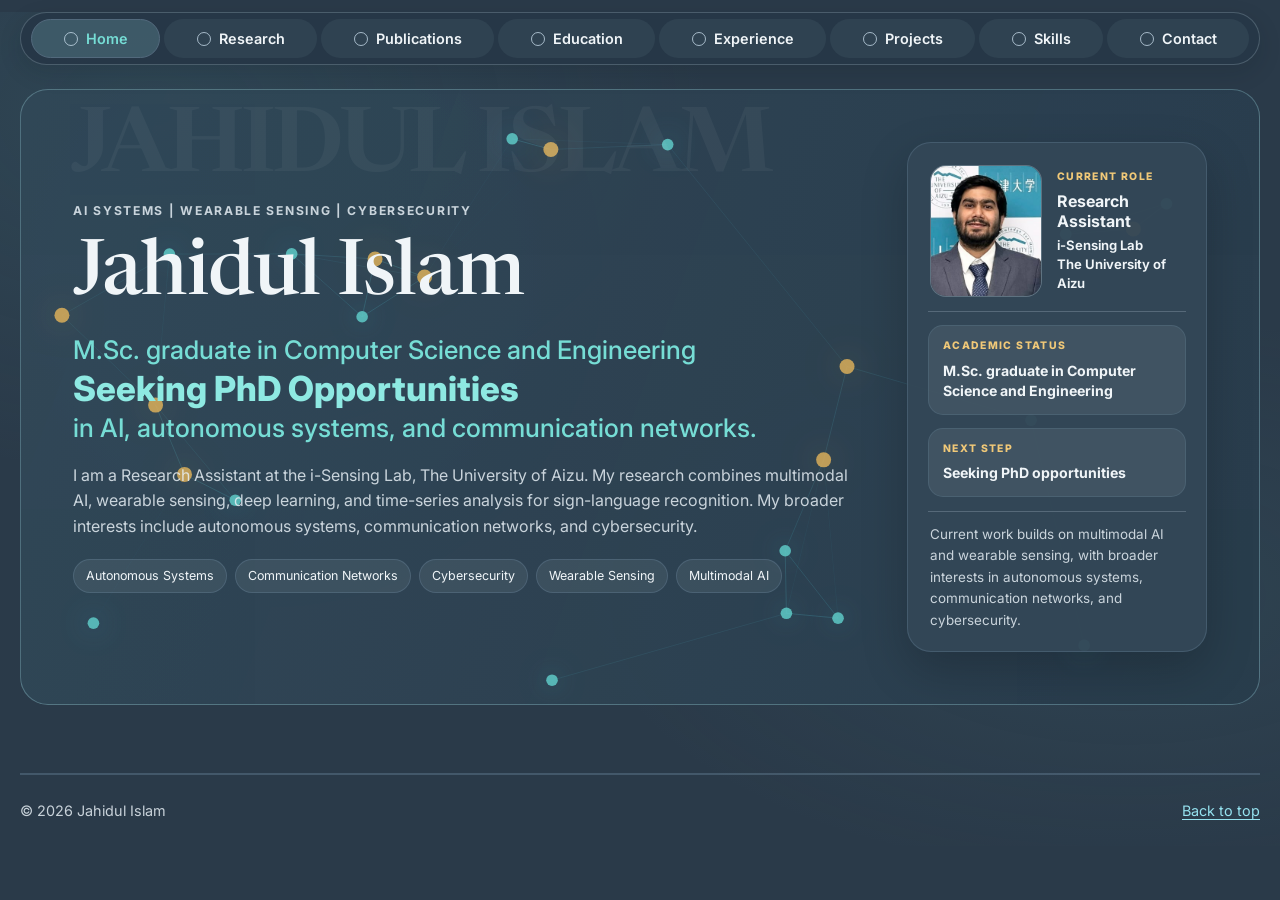
<file: index.html>
<!doctype html>
<html lang="en">
  <head>
    <meta charset="utf-8" />
    <meta name="viewport" content="width=device-width, initial-scale=1" />
    <meta
      name="description"
      content="Jahidul Islam - M.Sc. graduate, Research Assistant at the i-Sensing Lab, The University of Aizu, and researcher in multimodal AI, wearable sensing, and cybersecurity, seeking PhD opportunities."
    />
    <title>Jahidul Islam | Personal Research Website</title>
    <link rel="preconnect" href="https://fonts.googleapis.com" />
    <link rel="preconnect" href="https://fonts.gstatic.com" crossorigin />
    <link
      rel="stylesheet"
      href="https://fonts.googleapis.com/css2?family=Inter:wght@400;500;600;700&family=Newsreader:opsz,wght@6..72,400;6..72,500;6..72,600&display=swap"
    />
    <link rel="stylesheet" href="styles.css?v=hysteresis-photos-1" />
  </head>
  <body>
    <div class="shell">
      <aside class="tabs" aria-label="Website sections">
        <a class="tab" href="#home" aria-current="page"><b>00</b><span>Home</span></a>
        <button class="tab" type="button" role="tab" id="tab-research" aria-controls="research" aria-selected="false">
          <b>01</b><span>Research</span>
        </button>
        <button class="tab" type="button" role="tab" id="tab-publications" aria-controls="publications" aria-selected="false">
          <b>02</b><span>Publications</span>
        </button>
        <button class="tab" type="button" role="tab" id="tab-education" aria-controls="education" aria-selected="false">
          <b>03</b><span>Education</span>
        </button>
        <button class="tab" type="button" role="tab" id="tab-experience" aria-controls="experience" aria-selected="false">
          <b>04</b><span>Experience</span>
        </button>
        <button class="tab" type="button" role="tab" id="tab-projects" aria-controls="projects" aria-selected="false">
          <b>05</b><span>Projects</span>
        </button>
        <button class="tab" type="button" role="tab" id="tab-skills" aria-controls="skills" aria-selected="false">
          <b>06</b><span>Skills</span>
        </button>
        <button class="tab" type="button" role="tab" id="tab-contact" aria-controls="contact" aria-selected="false">
          <b>07</b><span>Contact</span>
        </button>
      </aside>

      <section class="hero" id="home" aria-labelledby="hero-title">
        <canvas class="network-background" data-network-background aria-hidden="true"></canvas>
        <div class="hero-copy">
          <p class="kicker">AI Systems | Wearable Sensing | Cybersecurity</p>
          <h1 id="hero-title">Jahidul Islam</h1>
          <p class="role">
            M.Sc. graduate in Computer Science and Engineering <br /><strong class="phd-highlight">Seeking PhD Opportunities</strong><br /> in AI, autonomous systems, and communication networks.
          </p>
          <p class="summary">
            I am a Research Assistant at the i-Sensing Lab, The University of Aizu. My research combines multimodal AI, wearable sensing, deep learning, and time-series analysis for sign-language recognition. My broader interests include autonomous systems, communication networks, and cybersecurity.
          </p>

          <div class="research-tags" aria-label="Research focus areas">
            <span class="research-tag">Autonomous Systems</span>
            <span class="research-tag">Communication Networks</span>
            <span class="research-tag">Cybersecurity</span>
            <span class="research-tag">Wearable Sensing</span>
            <span class="research-tag">Multimodal AI</span>
          </div>

        </div>

        <aside class="profile-snapshot" aria-label="Profile snapshot">
          <div class="profile-snapshot-top">
            <figure class="snapshot-photo">
              <img src="assets/profile-photo.jpg" alt="Portrait of Jahidul Islam" />
            </figure>
            <div>
              <span class="snapshot-label">Current role</span>
              <strong>Research Assistant</strong>
              <p><a href="https://isensing.u-aizu.ac.jp/" target="_blank" rel="noreferrer">i-Sensing Lab</a><br /><a href="https://u-aizu.ac.jp/" target="_blank" rel="noreferrer">The University of Aizu</a></p>
            </div>
          </div>

          <div class="snapshot-fact">
            <span>Academic status</span>
            <strong>M.Sc. graduate in Computer Science and Engineering</strong>
          </div>
          <div class="snapshot-fact">
            <span>Next step</span>
            <strong>Seeking PhD opportunities</strong>
          </div>

          <p class="snapshot-note">
            Current work builds on multimodal AI and wearable sensing, with broader interests in autonomous systems, communication networks, and cybersecurity.
          </p>
        </aside>
      </section>

      <div class="content-layout">

        <main>
          <section class="panel" id="research" role="tabpanel" aria-labelledby="tab-research">
            <div class="section-head">
              <h2>Research</h2>
              <p class="section-note">Research experience and interests in multimodal AI, wearable sensing, cybersecurity, and networked systems.</p>
            </div>

            <div class="entry-list">
              <article class="entry">
                <h3>Wearable-Sensing Research</h3>
                <div class="entry-body">
                  <p class="meta"><a href="https://u-aizu.ac.jp/" target="_blank" rel="noreferrer">The University of Aizu</a> | <a href="https://isensing.u-aizu.ac.jp/" target="_blank" rel="noreferrer">i-Sensing Lab</a></p>
                  <p>
                    My research experience includes multimodal wearable sensing for gesture and motion recognition, combining tactile pressure sensors, IMU signals, and motion-capture data with deep learning and time-series analysis.
                  </p>
                </div>
              </article>
              <article class="entry">
                <h3>Research Direction</h3>
                <div class="entry-body">
                  <p class="meta">Research goals</p>
                  <p>
                    My research interests include multimodal sensor fusion, efficient AI for embedded systems, and AI for healthcare. I am particularly interested in autonomous systems and communication networks, alongside cybersecurity and secure networked systems.
                  </p>
                </div>
              </article>
              <article class="entry">
                <h3>Current Research Interests</h3>
                <div class="entry-body">
                  <p class="meta">Manuscripts in progress</p>
                  <p>
                    My recent research interests include safe and reliable tool-using LLM agents, distribution-shift monitoring, and robust cross-dataset network intrusion detection.
                  </p>
                </div>
              </article>
            </div>

            <div class="tile-grid">
              <article class="tile"><strong>Deep Learning</strong><span>Model training, evaluation, time-series classification, and sensor data interpretation.</span></article>
              <article class="tile"><strong>Wearable Sensors</strong><span>Tactile pressure sensors, IMU modules, ESP32-based acquisition, and calibration workflows.</span></article>
              <article class="tile"><strong>Networking</strong><span>Computer communications, network systems evaluation, and applied troubleshooting.</span></article>
              <article class="tile"><strong>Cybersecurity</strong><span>Security tools, penetration testing foundations, IoT security, and network defense interests.</span></article>
            </div>
          </section>

          <section class="panel" id="publications" role="tabpanel" aria-labelledby="tab-publications">
            <div class="section-head">
              <h2>Publications</h2>
              <p class="section-note">4 peer-reviewed publications: 2 IEEE conference papers and 2 journal articles (2025–2026).</p>
            </div>

            <div class="entry-list">
              <article class="entry">
                <h3>OptiTrack-Supervised Tactile–Inertial Glove Framework With an Anatomy-Guided Transformer for Camera-Free Bimanual Multi-Finger Joint-Angle Estimation</h3>
                <div class="entry-body">
                  <p class="meta">Zhang, Y., Yu, Z., Islam, J., &amp; Jing, L. | IEEE Transactions on Instrumentation and Measurement 2026</p>
                  <p>A camera-free approach for estimating bimanual finger joint angles from tactile and inertial glove signals, with OptiTrack supervision and an anatomy-guided transformer.</p>
                  <p><a href="https://doi.org/10.1109/TIM.2026.3744000" target="_blank" rel="noreferrer">doi.org/10.1109/TIM.2026.3744000</a></p>
                </div>
              </article>
              <article class="entry">
                <h3>Static ASL Gesture Recognition</h3>
                <div class="entry-body">
                  <p class="meta">Islam, J., &amp; Alif, M. D. A. | IEEE QPAIN 2025</p>
                  <p>An efficient deep learning model for static ASL gesture recognition in resource-constrained environments.</p>
                  <p><a href="https://doi.org/10.1109/QPAIN66474.2025.11172129" target="_blank" rel="noreferrer">doi.org/10.1109/QPAIN66474.2025.11172129</a></p>
                </div>
              </article>
              <article class="entry">
                <h3>Peach Sugar Content Prediction</h3>
                <div class="entry-body">
                  <p class="meta">Watanabe, A., Islam, J., &amp; Jing, L. | IEEE GCCE 2025</p>
                  <p>Enhanced nondestructive prediction of peach sugar content using hyperspectral imaging and convolutional neural networks.</p>
                  <p><a href="https://doi.org/10.1109/GCCE65946.2025.11275303" target="_blank" rel="noreferrer">doi.org/10.1109/GCCE65946.2025.11275303</a></p>
                </div>
              </article>
              <article class="entry">
                <h3>Chest Compression Skill Evaluation</h3>
                <div class="entry-body">
                  <p class="meta">Watanabe, R., Islam, J., Zhu, X., Kaneko, E., Iseki, K., &amp; Jing, L. | Applied Sciences 2025</p>
                  <p>Chest compression skill evaluation system using pose estimation and web-based application.</p>
                  <p><a href="https://doi.org/10.3390/app15158252" target="_blank" rel="noreferrer">doi.org/10.3390/app15158252</a></p>
                </div>
              </article>
            </div>
          </section>

          <section class="panel" id="education" role="tabpanel" aria-labelledby="tab-education">
            <div class="section-head">
              <h2>Education</h2>
              <p class="section-note">Academic background and qualifications.</p>
            </div>

            <div class="education-list">
              <article class="education-card">
                <span class="education-logo"><img src="assets/logos/u-aizu.svg" alt="The University of Aizu logo" /></span>
                <div class="education-content">
                  <div class="education-card-head">
                    <div>
                      <h3>M.Sc. in Computer Science and Engineering</h3>
                      <p class="education-institution"><a href="https://u-aizu.ac.jp/" target="_blank" rel="noreferrer">The University of Aizu</a></p>
                    </div>
                    <span class="education-date">Oct 2024 – Sep 2026</span>
                  </div>
                  <ul class="education-details">
                    <li><strong>CGPA: 3.91/4.00</strong></li>
                    <li>Completed the M.Sc. program and worked as a Research Assistant in Professor JING Lei's i-Sensing Lab.</li>
                    <li>Research areas included wearable sensing, multimodal AI, and human motion analysis.</li>
                  </ul>
                </div>
              </article>

              <article class="education-card">
                <span class="education-logo"><img src="assets/logos/u-aizu.svg" alt="The University of Aizu logo" /></span>
                <div class="education-content">
                  <div class="education-card-head">
                    <div>
                      <h3>Research Student</h3>
                      <p class="education-institution"><a href="https://u-aizu.ac.jp/" target="_blank" rel="noreferrer">The University of Aizu</a></p>
                    </div>
                    <span class="education-date">Apr 2024 – Sep 2024</span>
                  </div>
                  <ul class="education-details">
                    <li>Conducted research activities at the Faculty of Computer Science and Engineering and developed practical knowledge in advanced computer science methodologies.</li>
                  </ul>
                </div>
              </article>

              <article class="education-card">
                <span class="education-logo"><img src="assets/logos/aiub.svg" alt="AIUB logo" /></span>
                <div class="education-content">
                  <div class="education-card-head">
                    <div>
                      <h3>B.Sc. in Computer Science and Engineering</h3>
                      <p class="education-institution"><a href="https://www.aiub.edu/" target="_blank" rel="noreferrer">American International University-Bangladesh</a></p>
                    </div>
                    <span class="education-date">May 2017 – Mar 2023</span>
                  </div>
                  <ul class="education-details">
                    <li><strong>CGPA: 3.33/4.00</strong></li>
                    <li>Undergraduate thesis: <em>Phishing Attack Detecting System</em>.</li>
                  </ul>
                </div>
              </article>


            </div>
          </section>

          <section class="panel" id="experience" role="tabpanel" aria-labelledby="tab-experience">
            <div class="section-head">
              <h2>Experience</h2>
              <p class="section-note">Research and teaching experience spanning AI, wearable sensing, cybersecurity, and networking.</p>
            </div>

            <div class="experience-list">
              <article class="experience-card">
                <span class="experience-logo"><img src="assets/logos/u-aizu.svg" alt="The University of Aizu logo" /></span>
                <div class="experience-content">
                  <div class="experience-card-head">
                    <div>
                      <h3>Research Assistant</h3>
                      <p class="experience-institution"><a href="https://isensing.u-aizu.ac.jp/" target="_blank" rel="noreferrer">i-Sensing Lab</a> · <a href="https://u-aizu.ac.jp/" target="_blank" rel="noreferrer">The University of Aizu</a></p>
                    </div>
                    <span class="experience-date">Oct 1, 2026 – Present</span>
                  </div>
                  <ul class="experience-details">
                    <li>Contributing to research on multimodal AI and wearable sensing for human motion and gesture understanding.</li>
                    <li>Working with tactile pressure sensors, IMUs, and motion-capture data.</li>
                  </ul>
                </div>
              </article>

              <article class="experience-card">
                <span class="experience-logo"><img src="assets/logos/elite-lab.png" alt="ELITE Research Lab logo" /></span>
                <div class="experience-content">
                  <div class="experience-card-head">
                    <div>
                      <h3>Senior Research Assistant</h3>
                      <p class="experience-institution"><a href="https://elitelab.ai/" target="_blank" rel="noreferrer">ELITE Research Lab LLC</a></p>
                    </div>
                    <span class="experience-date">Nov 12, 2026 – Present</span>
                  </div>
                  <ul class="experience-details">
                    <li>Promoted from Research Assistant to Senior Research Assistant, effective November 12, 2026.</li>
                    <li>Direct supervisor: Md Kishor Morol.</li>
                  </ul>
                </div>
              </article>

              <article class="experience-card">
                <span class="experience-logo"><img src="assets/logos/elite-lab.png" alt="ELITE Research Lab logo" /></span>
                <div class="experience-content">
                  <div class="experience-card-head">
                    <div>
                      <h3>Research Assistant</h3>
                      <p class="experience-institution"><a href="https://elitelab.ai/" target="_blank" rel="noreferrer">ELITE Research Lab LLC</a></p>
                    </div>
                    <span class="experience-date">Oct 29, 2026 – Nov 11, 2026</span>
                  </div>
                  <ul class="experience-details">
                    <li>Joined ELITE Research Lab as a Research Assistant following the Research Intern role; the six-month engagement began October 29, 2026.</li>
                    <li>Direct supervisor: Md Kishor Morol.</li>
                  </ul>
                </div>
              </article>

              <article class="experience-card">
                <span class="experience-logo"><img src="assets/logos/elite-lab.png" alt="ELITE Research Lab logo" /></span>
                <div class="experience-content">
                  <div class="experience-card-head">
                    <div>
                      <h3>Research Intern</h3>
                      <p class="experience-institution"><a href="https://elitelab.ai/" target="_blank" rel="noreferrer">ELITE Research Lab LLC</a></p>
                    </div>
                    <span class="experience-date">Jan 1, 2025 – Oct 28, 2026</span>
                  </div>
                  <ul class="experience-details">
                    <li>Contributed to explainable and interpretable AI research, as well as networking and cybersecurity research.</li>
                    <li>Prepared cybersecurity-focused research papers and supported publication workflows.</li>
                  </ul>
                </div>
              </article>

              <article class="experience-card">
                <span class="experience-logo"><img src="assets/logos/u-aizu.svg" alt="The University of Aizu logo" /></span>
                <div class="experience-content">
                  <div class="experience-card-head">
                    <div>
                      <h3>Teaching Assistant</h3>
                      <p class="experience-institution"><a href="https://u-aizu.ac.jp/" target="_blank" rel="noreferrer">The University of Aizu</a></p>
                    </div>
                    <span class="experience-date">Oct 1, 2024 – Sep 15, 2026</span>
                  </div>
                  <ul class="experience-details">
                    <li><strong>C Course:</strong> Assisted students with C programming lab work, coding exercises, and assignments.</li>
                    <li><strong>Introduction to Computer Networks:</strong> Assisted with network setup demonstrations and assignments.</li>
                    <li><strong>Operating Systems:</strong> Guided students through process management, memory handling, and practical tasks.</li>
                    <li><strong>Data Structures and Algorithms:</strong> Helped with coding exercises, basic algorithms, and problem-solving.</li>
                    <li><strong>Artificial Intelligence:</strong> Assisted with coding exercises, quizzes, report evaluation, and grading.</li>
                  </ul>
                </div>
              </article>

              <article class="experience-card">
                <span class="experience-logo"><img src="assets/logos/aiub.svg" alt="AIUB logo" /></span>
                <div class="experience-content">
                  <div class="experience-card-head">
                    <div>
                      <h3>Teaching Assistant Intern</h3>
                      <p class="experience-institution"><a href="https://www.aiub.edu/" target="_blank" rel="noreferrer">American International University-Bangladesh</a></p>
                    </div>
                    <span class="experience-date">Jan 1, 2022 – Apr 30, 2022</span>
                  </div>
                  <ul class="experience-details">
                    <li>Assisted Object-Oriented Programming labs using Java.</li>
                    <li>Resolved software and database issues and reported opportunities to improve lab equipment.</li>
                  </ul>
                </div>
              </article>
            </div>
          </section>

          <section class="panel" id="projects" role="tabpanel" aria-labelledby="tab-projects">
            <div class="section-head">
              <h2>Projects</h2>
              <p class="section-note">Selected projects across research prototypes, cybersecurity, and software systems.</p>
            </div>

            <div class="project-grid">
              <article class="project-card featured">
                <div>
                  <span class="project-number">01</span>
                  <h3>Hysteresis Analysis of Piezoresistive Pressure Sensors</h3>
                  <p>Completed master's thesis project evaluating whether hysteresis-derived sensor features improve deep-learning performance for dynamic sign-language recognition.</p>
                  <div class="design-figures hysteresis-photos">
                    <figure>
                      <img src="assets/projects/hysteresis-test-setup.jpg" alt="IMADA force gauge testing the embroidered pressure sensor glove" loading="lazy" />
                      <figcaption>Pressure Sensor Load Testing</figcaption>
                    </figure>
                    <figure>
                      <img src="assets/projects/hysteresis-sensor-glove.jpg" alt="Embroidered pressure sensor glove with its data acquisition board" loading="lazy" />
                      <figcaption>Sensor Glove and Data Acquisition Board</figcaption>
                    </figure>
                  </div>
                </div>
                <ul class="tag-list">
                  <li>Deep Learning</li>
                  <li>Pressure Sensors</li>
                  <li>Time-Series</li>
                  <li>Sign Language</li>
                </ul>
              </article>
              <article class="project-card">
                <span class="project-number">02</span>
                <h3>Globeride Data Glove</h3>
                <p>Designed a data glove, tested it using IMADA, calibrated sensors, and prepared real-time raw sensor data collection workflows.</p>
                <div class="design-figures single">
                  <figure>
                    <img src="assets/designs/globeride-glove.svg?v=navy" alt="Globeride data glove embroidery design with sensor routing" loading="lazy" />
                    <figcaption>Data Glove Design</figcaption>
                  </figure>
                </div>
                <p class="design-note">Self-designed glove layout (PE-DESIGN) for the Globeride data glove.</p>
                <ul class="tag-list"><li>ESP32</li><li>IMU</li><li>Sensor Calibration</li><li>PE-DESIGN</li></ul>
              </article>
              <article class="project-card">
                <span class="project-number">03</span>
                <h3>Phishing Attack Detecting System</h3>
                <p>Undergraduate thesis prototype focused on phishing attack detection for safer browsing and future secure-system development.</p>
                <p><a href="Thesis_Phishing_Attack_Detecting_System.pdf" target="_blank" rel="noreferrer">Project Thesis (PDF) &#8599;</a></p>
                <ul class="tag-list"><li>Cybersecurity</li><li>Threat Detection</li><li>Secure Browsing</li></ul>
              </article>
              <article class="project-card">
                <span class="project-number">04</span>
                <h3>Management Systems</h3>
                <p>Built Superstore, Study Assist, Bookshop, and Restaurant Management projects using database, OOP, and reporting concepts.</p>
                <ul class="tag-list"><li>Java</li><li>C#</li><li>SQL</li></ul>
              </article>
              <article class="project-card">
                <span class="project-number">05</span>
                <h3>Wearable Sign Language Recognition</h3>
                <p>Data-glove system for dynamic sign language recognition using pressure sensors, IMU signals, and deep learning. Full implementation and source code available on GitHub.</p>
                <div class="design-figures">
                  <figure>
                    <img src="assets/designs/glove-left.svg?v=navy" alt="Left glove embroidery design with conductive-thread sensor traces" loading="lazy" />
                    <figcaption>Left Glove Design</figcaption>
                  </figure>
                  <figure>
                    <img src="assets/designs/glove-right.svg?v=navy" alt="Right glove embroidery design with conductive-thread sensor traces" loading="lazy" />
                    <figcaption>Right Glove Design</figcaption>
                  </figure>
                </div>
                <p class="design-note">Self-designed glove embroidery layouts (PE-DESIGN) showing conductive-thread sensor routing.</p>
                <p><a href="https://github.com/jahidaiub06/Wearable-Sign-Language-Recognition" target="_blank" rel="noreferrer">View project on GitHub &#8599;</a></p>
                <ul class="tag-list"><li>Deep Learning</li><li>Wearable</li><li>Sign Language</li><li>PE-DESIGN</li></ul>
              </article>
            </div>
          </section>

          <section class="panel skills-panel" id="skills" role="tabpanel" aria-labelledby="tab-skills">
            <div class="skills-heading">
              <p class="skills-eyebrow">Skills</p>
              <h2>Technical Stack and Research Capabilities</h2>
            </div>

            <div class="skill-grid">
              <article class="skill-card">
                <h3>AI and Machine Learning</h3>
                <ul class="skill-tags">
                  <li>Machine Learning</li><li>Deep Learning</li><li>Time-Series Analysis and Classification</li><li>CNNs, LSTMs, and Transformer Models</li><li>TensorFlow</li><li>PyTorch</li><li>Model Training and Evaluation</li>
                </ul>
              </article>
              <article class="skill-card">
                <h3>Wearable Sensing and Embedded Systems</h3>
                <ul class="skill-tags">
                  <li>Tactile and Pressure Sensors</li><li>Inertial Measurement Units (IMUs)</li><li>Flex Sensors</li><li>Sensor Data Acquisition</li><li>Embedded Sensing</li><li>ESP32</li><li>Sensor Readout Circuits</li>
                </ul>
              </article>
              <article class="skill-card">
                <h3>Motion Tracking and Computer Vision</h3>
                <ul class="skill-tags">
                  <li>Optical Motion Capture (OptiTrack Motive)</li><li>Pose Estimation</li><li>Image Recognition</li>
                </ul>
              </article>
              <article class="skill-card">
                <h3>Programming Languages and Web Technologies</h3>
                <ul class="skill-tags">
                  <li>Python</li><li>C++</li><li>Java</li><li>C#</li><li>JavaScript</li><li>HTML and CSS</li><li>PHP</li>
                </ul>
              </article>
              <article class="skill-card">
                <h3>Database Technologies</h3>
                <ul class="skill-tags">
                  <li>SQL</li><li>MySQL</li><li>Oracle Database</li>
                </ul>
              </article>
              <article class="skill-card">
                <h3>Cybersecurity and Networking</h3>
                <ul class="skill-tags">
                  <li>Network Troubleshooting</li><li>Firewall Configuration</li><li>Penetration Testing</li><li>Kali Linux</li><li>Wireshark</li>
                </ul>
              </article>
              <article class="skill-card">
                <h3>Prototyping and Fabrication</h3>
                <ul class="skill-tags">
                  <li>3D Printing</li><li>Bambu Studio (Slicing and Print Preparation)</li><li>Tactile Sensor Layout and Pattern Design (PE-DESIGN 11)</li><li>Conductive-Thread Sensor Fabrication (Brother Embroidery Machine)</li>
                </ul>
              </article>
            </div>
          </section>

          <section class="panel" id="contact" role="tabpanel" aria-labelledby="tab-contact">
            <div class="section-head">
              <h2>Contact</h2>
              <p class="section-note">Available for research collaboration and technical opportunities.</p>
            </div>

            <div class="contact-columns">
              <div class="contact-main">
                <ul class="contact-grid contact-list" aria-label="Contact links">
              <li><a href="mailto:zahid060347@gmail.com" class="contact-card">
                <span class="contact-icon"><img src="assets/icons/email.svg" alt="" /></span>
                <span class="contact-copy"><span class="contact-label">Primary Email</span><span class="contact-value">zahid060347@gmail.com</span></span>
              </a></li>
              
              <li><a href="project-portfolio/index.html?v=portfolio-final-1" class="contact-card">
                <span class="contact-icon"><svg aria-hidden="true" viewBox="0 0 24 24"><rect x="3" y="7" width="18" height="14" rx="2"/><path d="M8 7V5a2 2 0 0 1 2-2h4a2 2 0 0 1 2 2v2M3 12h18M10 12v2h4v-2"/></svg></span>
                <span class="contact-copy"><span class="contact-label">Portfolio</span><span class="contact-value">Project Portfolio</span></span>
              </a></li>
              <li><a href="https://www.linkedin.com/in/jahidul-islam-1a8349159" target="_blank" rel="noreferrer" class="contact-card">
                <span class="contact-icon"><img src="assets/icons/linkedin.svg" alt="" /></span>
                <span class="contact-copy"><span class="contact-label">LinkedIn</span><span class="contact-value">LinkedIn Profile</span></span>
              </a></li>
              <li><a href="https://github.com/jahidaiub06" target="_blank" rel="noreferrer" class="contact-card">
                <span class="contact-icon"><img src="assets/icons/github.svg" alt="" /></span>
                <span class="contact-copy"><span class="contact-label">GitHub</span><span class="contact-value">GitHub Profile</span></span>
              </a></li>
              <li><a href="https://scholar.google.com/citations?user=vLUhU8wAAAAJ&amp;hl=en&amp;authuser=2" target="_blank" rel="noreferrer" class="contact-card">
                <span class="contact-icon"><img src="assets/icons/google-scholar.svg" alt="" /></span>
                <span class="contact-copy"><span class="contact-label">Google Scholar</span><span class="contact-value">Google Scholar Profile</span></span>
              </a></li>
              <li><a href="https://www.researchgate.net/profile/Jahidul-Islam-104?ev=hdr_xprf" target="_blank" rel="noreferrer" class="contact-card">
                <span class="contact-icon"><img src="assets/icons/researchgate.svg" alt="" /></span>
                <span class="contact-copy"><span class="contact-label">ResearchGate</span><span class="contact-value">ResearchGate Profile</span></span>
              </a></li>
              <li><a href="https://orcid.org/0009-0007-8498-9547" target="_blank" rel="noreferrer" class="contact-card">
                <span class="contact-icon"><img src="assets/icons/orcid.svg" alt="" /></span>
                <span class="contact-copy"><span class="contact-label">ORCID</span><span class="contact-value">0009-0007-8498-9547</span></span>
              </a></li>
            </ul>
              </div>
              
            </div>
          </section>
        </main>
      </div>

      <footer class="site-footer">
        <p>&copy; <span data-year></span> Jahidul Islam</p>
        <a href="#home">Back to top</a>
      </footer>
    </div>

    <script src="script.js?v=connected-network-1"></script>
  </body>
</html>
</file>
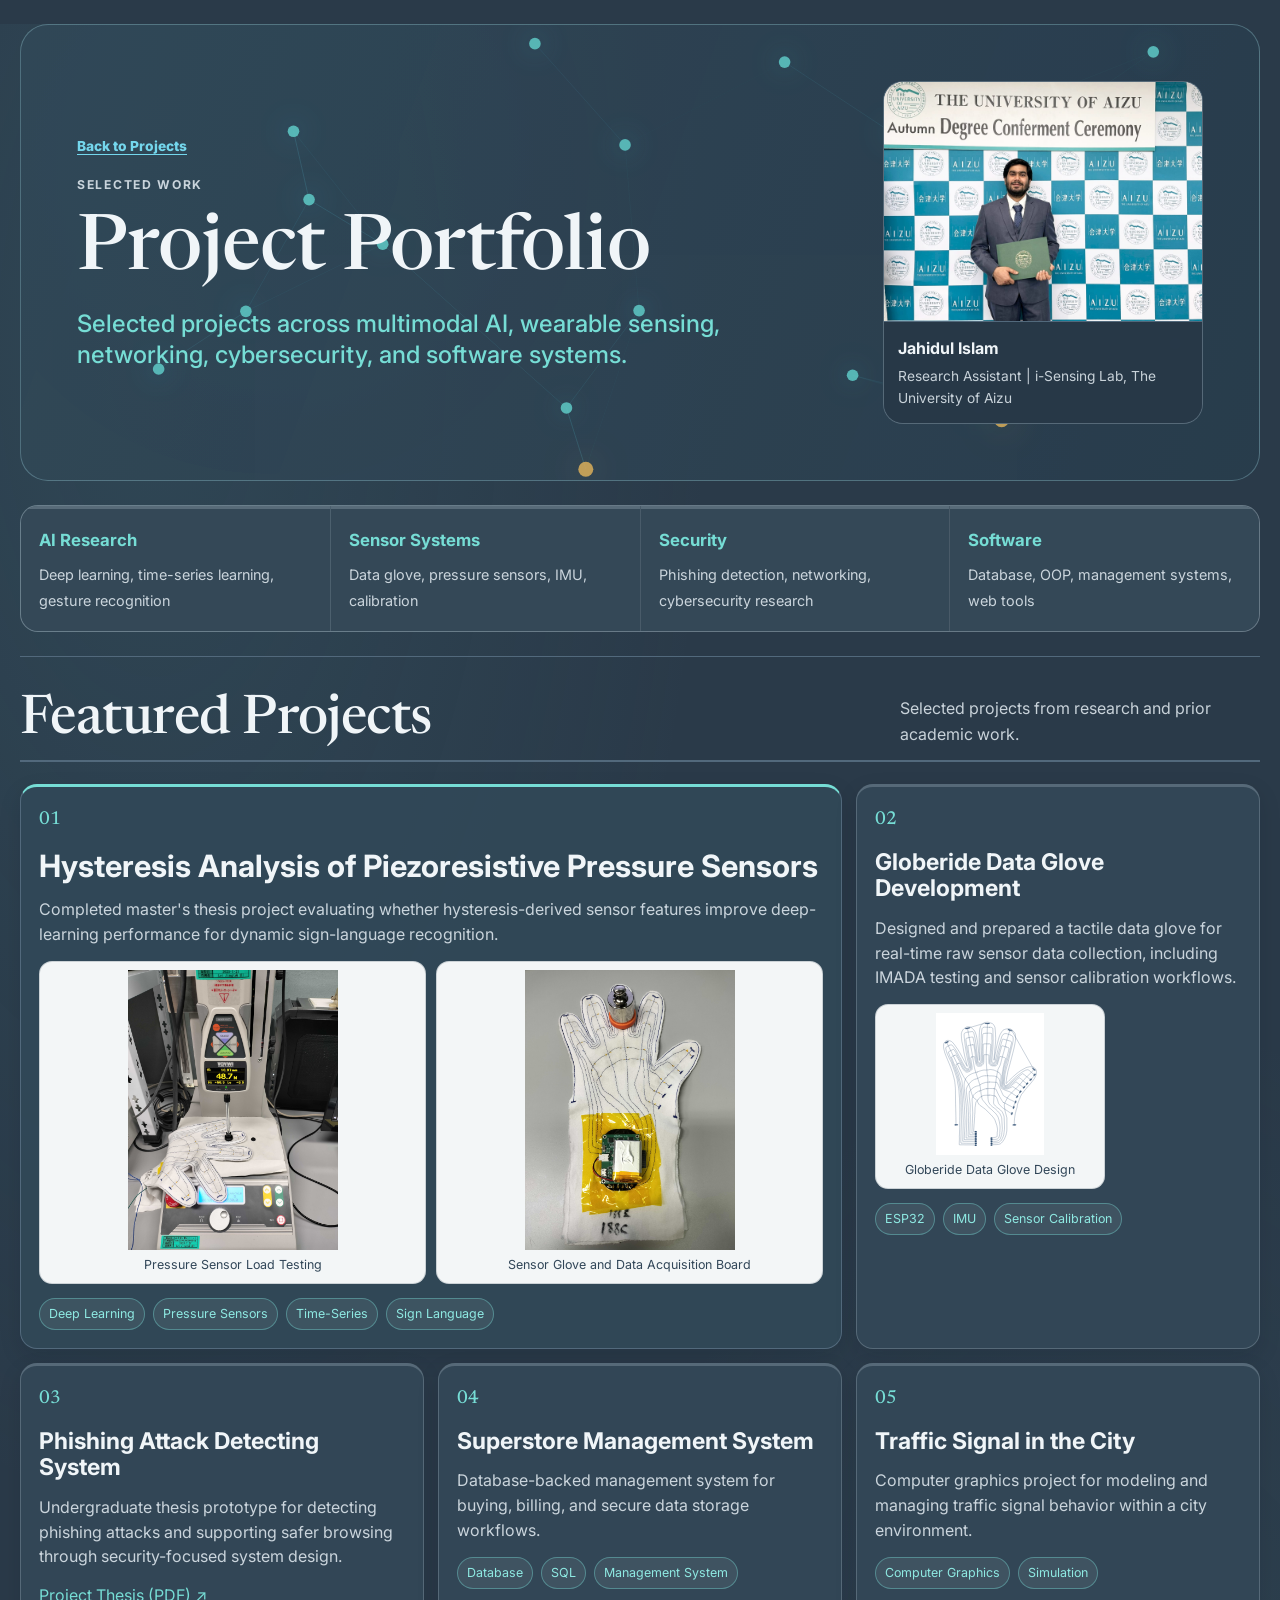
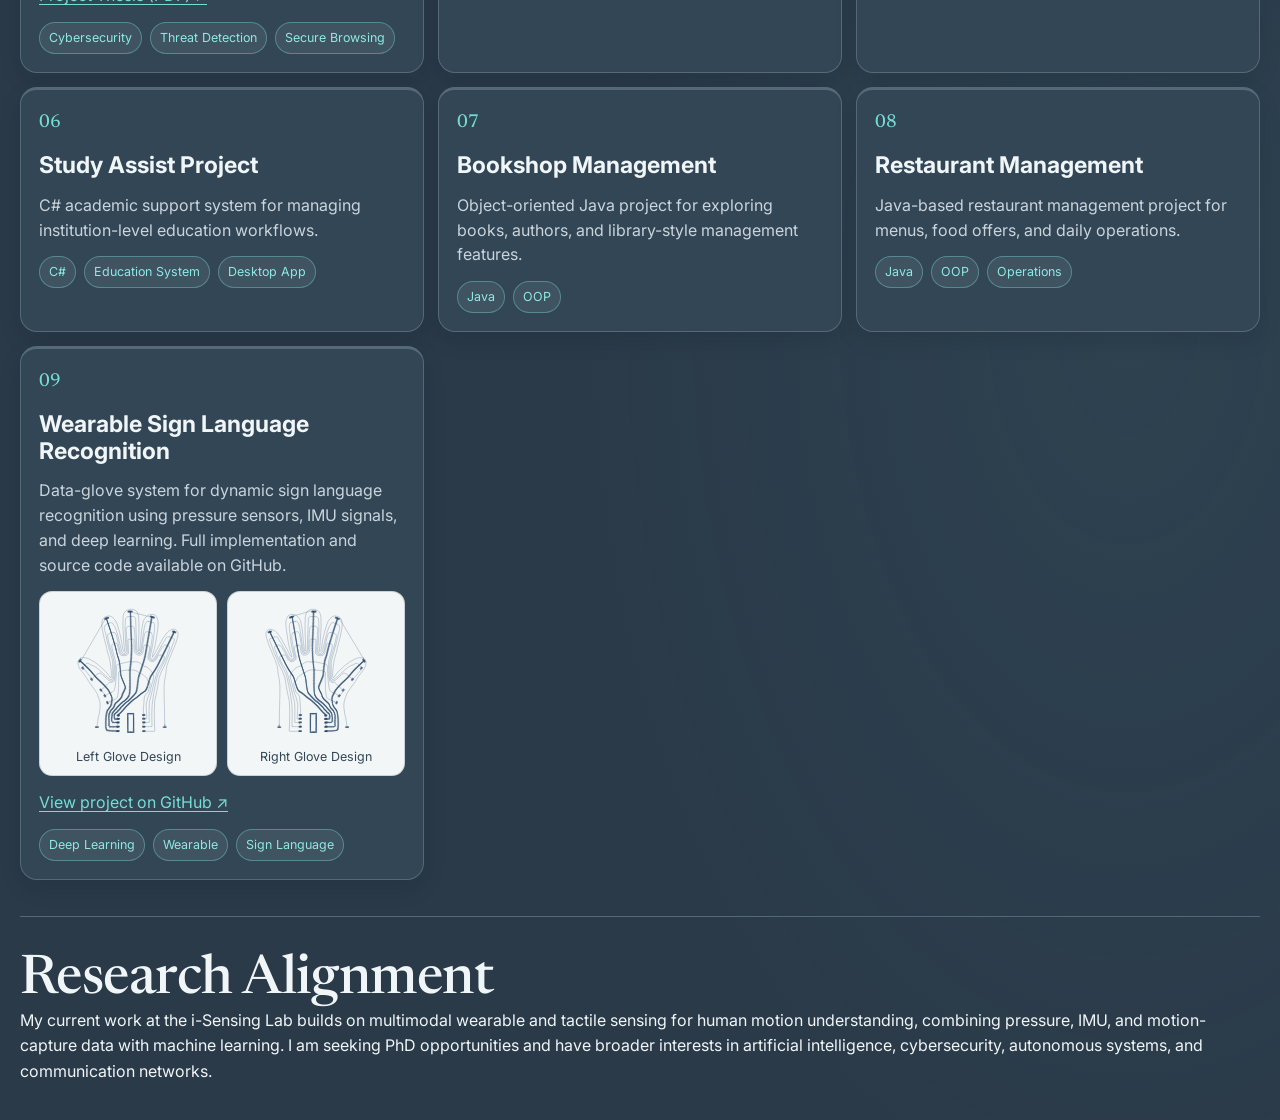
<file: project-portfolio/index.html>
<!doctype html>
<html lang="en">
  <head>
    <meta charset="utf-8" />
    <meta name="viewport" content="width=device-width, initial-scale=1" />
    <meta
      name="description"
      content="Jahidul Islam project portfolio: selected research, AI, sensor, cybersecurity, and software projects."
    />
    <title>Jahidul Islam | Project Portfolio</title>
    <link rel="preconnect" href="https://fonts.googleapis.com" />
    <link rel="preconnect" href="https://fonts.gstatic.com" crossorigin />
    <link
      rel="stylesheet"
      href="https://fonts.googleapis.com/css2?family=Inter:wght@400;500;600;700&family=Newsreader:opsz,wght@6..72,400;6..72,500;6..72,600&display=swap"
    />
    <link rel="stylesheet" href="portfolio-v8.css?v=hysteresis-photos-1" />
  </head>
  <body>
    <main class="page">
      <header class="hero">
        <canvas class="network-background" data-network-background aria-hidden="true"></canvas>
        <div class="hero-copy">
          <a class="back-link" href="../index.html#projects">Back to Projects</a>
          <p class="kicker">Selected Work</p>
          <h1>Project Portfolio</h1>
          <p class="lead">
            Selected projects across multimodal AI, wearable sensing, networking, cybersecurity, and software systems.
          </p>
        </div>
        <figure class="profile-card">
          <div class="portfolio-photo-frame">
            <img src="../assets/profile-photo.jpg" alt="Portrait of Jahidul Islam" />
          </div>
          <figcaption>
            <strong>Jahidul Islam</strong>
            <span>Research Assistant | i-Sensing Lab, The University of Aizu</span>
          </figcaption>
        </figure>
      </header>

      <section class="overview" aria-label="Project focus areas">
        <article><strong>AI Research</strong><span>Deep learning, time-series learning, gesture recognition</span></article>
        <article><strong>Sensor Systems</strong><span>Data glove, pressure sensors, IMU, calibration</span></article>
        <article><strong>Security</strong><span>Phishing detection, networking, cybersecurity research</span></article>
        <article><strong>Software</strong><span>Database, OOP, management systems, web tools</span></article>
      </section>

      <section class="section">
        <div class="section-head">
          <h2>Featured Projects</h2>
          <p>Selected projects from research and prior academic work.</p>
        </div>

        <div class="project-grid">
          <article class="project-card major">
            <span class="number">01</span>
            <h3>Hysteresis Analysis of Piezoresistive Pressure Sensors</h3>
            <p>
              Completed master's thesis project evaluating whether hysteresis-derived sensor features improve deep-learning performance for dynamic sign-language recognition.
            </p>
            <div class="design-figures hysteresis-photos">
              <figure>
                <img src="../assets/projects/hysteresis-test-setup.jpg" alt="IMADA force gauge testing the embroidered pressure sensor glove" loading="lazy" />
                <figcaption>Pressure Sensor Load Testing</figcaption>
              </figure>
              <figure>
                <img src="../assets/projects/hysteresis-sensor-glove.jpg" alt="Embroidered pressure sensor glove with its data acquisition board" loading="lazy" />
                <figcaption>Sensor Glove and Data Acquisition Board</figcaption>
              </figure>
            </div>
            <ul class="tags">
              <li>Deep Learning</li>
              <li>Pressure Sensors</li>
              <li>Time-Series</li>
              <li>Sign Language</li>
            </ul>
          </article>

          <article class="project-card">
            <span class="number">02</span>
            <h3>Globeride Data Glove Development</h3>
            <p>
              Designed and prepared a tactile data glove for real-time raw sensor data collection, including IMADA testing and sensor calibration workflows.
            </p>
            <div class="design-figures single">
              <figure>
                <img src="../assets/designs/globeride-glove.svg?v=portfolio-visuals-1" alt="Globeride data glove layout with sensor routing" loading="lazy" />
                <figcaption>Globeride Data Glove Design</figcaption>
              </figure>
            </div>
            <ul class="tags">
              <li>ESP32</li>
              <li>IMU</li>
              <li>Sensor Calibration</li>
            </ul>
          </article>

          <article class="project-card">
            <span class="number">03</span>
            <h3>Phishing Attack Detecting System</h3>
            <p>
              Undergraduate thesis prototype for detecting phishing attacks and supporting safer browsing through security-focused system design.
            </p>
            <p><a href="../Thesis_Phishing_Attack_Detecting_System.pdf" target="_blank" rel="noreferrer">Project Thesis (PDF) &#8599;</a></p>
            <ul class="tags">
              <li>Cybersecurity</li>
              <li>Threat Detection</li>
              <li>Secure Browsing</li>
            </ul>
          </article>

          <article class="project-card">
            <span class="number">04</span>
            <h3>Superstore Management System</h3>
            <p>
              Database-backed management system for buying, billing, and secure data storage workflows.
            </p>
            <ul class="tags">
              <li>Database</li>
              <li>SQL</li>
              <li>Management System</li>
            </ul>
          </article>

          <article class="project-card">
            <span class="number">05</span>
            <h3>Traffic Signal in the City</h3>
            <p>
              Computer graphics project for modeling and managing traffic signal behavior within a city environment.
            </p>
            <ul class="tags">
              <li>Computer Graphics</li>
              <li>Simulation</li>
            </ul>
          </article>

          <article class="project-card">
            <span class="number">06</span>
            <h3>Study Assist Project</h3>
            <p>
              C# academic support system for managing institution-level education workflows.
            </p>
            <ul class="tags">
              <li>C#</li>
              <li>Education System</li>
              <li>Desktop App</li>
            </ul>
          </article>

          <article class="project-card">
            <span class="number">07</span>
            <h3>Bookshop Management</h3>
            <p>
              Object-oriented Java project for exploring books, authors, and library-style management features.
            </p>
            <ul class="tags">
              <li>Java</li>
              <li>OOP</li>
            </ul>
          </article>

          <article class="project-card">
            <span class="number">08</span>
            <h3>Restaurant Management</h3>
            <p>
              Java-based restaurant management project for menus, food offers, and daily operations.
            </p>
            <ul class="tags">
              <li>Java</li>
              <li>OOP</li>
              <li>Operations</li>
            </ul>
          </article>

          <article class="project-card">
            <span class="number">09</span>
            <h3>Wearable Sign Language Recognition</h3>
            <p>
              Data-glove system for dynamic sign language recognition using pressure sensors, IMU signals, and deep learning. Full implementation and source code available on GitHub.
            </p>
            <div class="design-figures">
              <figure>
                <img src="../assets/designs/glove-left.svg?v=portfolio-visuals-1" alt="Left glove design with conductive-thread sensor traces" loading="lazy" />
                <figcaption>Left Glove Design</figcaption>
              </figure>
              <figure>
                <img src="../assets/designs/glove-right.svg?v=portfolio-visuals-1" alt="Right glove design with conductive-thread sensor traces" loading="lazy" />
                <figcaption>Right Glove Design</figcaption>
              </figure>
            </div>
            <p><a href="https://github.com/jahidaiub06/Wearable-Sign-Language-Recognition" target="_blank" rel="noreferrer">View project on GitHub &#8599;</a></p>
            <ul class="tags">
              <li>Deep Learning</li>
              <li>Wearable</li>
              <li>Sign Language</li>
            </ul>
          </article>
        </div>
      </section>

      <section class="section">
        <div>
          <h2>Research Alignment</h2>
          <p>
            My current work at the i-Sensing Lab builds on multimodal wearable and tactile sensing for human motion understanding, combining pressure, IMU, and motion-capture data with machine learning. I am seeking PhD opportunities and have broader interests in artificial intelligence, cybersecurity, autonomous systems, and communication networks.
          </p>
        </div>
      </section>
    </main>
    <script src="../script.js?v=connected-network-1"></script>
  </body>
</html>
</file>
<file: styles.css>
:root {
  --paper: #08121d;
  --ink: #e7f1fa;
  --muted: rgba(215, 230, 244, 0.70);
  --line: rgba(133, 165, 190, 0.18);
  --line-strong: #26394b;
  --soft: rgba(220, 240, 255, 0.04);
  --link: #74d7ed;
  --accent: #67ded8;
  --accent-soft: rgba(19, 43, 58, 0.82);
  --accent-line: rgba(103, 222, 216, 0.30);
  /* Legacy accent tokens unified to the formal navy palette */
  --cyan: #22436a;
  --blue: #22436a;
  --rose: #6b3a3f;
  --amber: #5c4a2e;
  --green: #22436a;
  --violet: #22436a;
  --max: 1240px;
}

* {
  box-sizing: border-box;
}

html {
  background: var(--paper);
  color: var(--ink);
  scroll-behavior: smooth;
}

body {
  margin: 0;
  background: var(--paper);
  color: var(--ink);
  font-family: "Inter", ui-sans-serif, system-ui, -apple-system, BlinkMacSystemFont, "Segoe UI", "Helvetica Neue", sans-serif;
  line-height: 1.6;
  -webkit-font-smoothing: antialiased;
  text-rendering: optimizeLegibility;
}

a {
  color: var(--link);
  text-decoration: underline;
  text-decoration-thickness: 1px;
  text-underline-offset: 0.2em;
}

a:hover {
  text-decoration-thickness: 2px;
}

button {
  font: inherit;
}

img {
  display: block;
  max-width: 100%;
}

h1,
h2,
h3,
p {
  margin: 0;
}

h1,
h2,
.identity-item strong,
.project-card h3,
.project-number {
  font-family: "Newsreader", Georgia, "Times New Roman", serif;
  font-weight: 500;
  letter-spacing: -0.01em;
}

.shell {
  width: min(var(--max), calc(100% - 40px));
  margin: 0 auto;
}

.topbar {
  position: sticky;
  top: 0;
  z-index: 20;
  display: flex;
  min-height: 58px;
  align-items: center;
  justify-content: space-between;
  gap: 18px;
  border-bottom: 1px solid var(--line-strong);
  background: rgba(255, 255, 255, 0.94);
  backdrop-filter: blur(16px);
}

.wordmark {
  color: var(--ink);
  font-size: 0.86rem;
  font-weight: 800;
  letter-spacing: 0.08em;
  text-decoration: none;
  text-transform: uppercase;
}

.hero {
  display: grid;
  grid-template-columns: minmax(0, 1fr) minmax(230px, 300px);
  gap: clamp(28px, 5vw, 58px);
  align-items: center;
  padding: clamp(28px, 5vw, 52px) 0;
  border-bottom: 1px solid var(--line-strong);
}

.hero-copy {
  display: grid;
  gap: 18px;
  min-width: 0;
}

.kicker {
  color: var(--muted);
  font-size: 0.76rem;
  font-weight: 700;
  letter-spacing: 0.14em;
  text-transform: uppercase;
}

h1 {
  max-width: 940px;
  color: var(--ink);
  font-size: clamp(2.6rem, 6vw, 4.8rem);
  line-height: 1;
}

.role {
  max-width: 900px;
  color: var(--accent);
  font-size: clamp(1.12rem, 2vw, 1.6rem);
  font-weight: 500;
  line-height: 1.3;
}

.summary {
  max-width: 820px;
  color: var(--muted);
  font-size: 1rem;
}

.contact-grid {
  display: grid;
  grid-template-columns: repeat(2, minmax(0, 1fr));
  gap: 10px;
  max-width: none;
  width: 100%;
  margin: 4px 0 28px;
  padding: 0;
  list-style: none;
}

.contact-grid li {
  margin: 0;
}

.contact-grid a {
  display: grid;
  grid-template-columns: 42px minmax(0, 94px) minmax(0, 1fr);
  gap: 10px;
  align-items: center;
  min-height: 50px;
  padding: 9px 10px;
  border: 1px solid var(--line);
  border-left: 3px solid var(--accent);
  color: var(--ink);
  background: #ffffff;
  text-decoration: none;
}

.contact-grid a:hover {
  border-color: var(--line-strong);
  border-left-color: var(--accent);
  background: var(--accent-soft);
}

.contact-icon {
  display: grid;
  width: 38px;
  height: 38px;
  place-items: center;
  border: 1px solid rgba(255, 255, 255, 0.72);
  border-radius: 50%;
  background: #f4fbff;
  box-shadow: 0 2px 8px rgba(0, 0, 0, 0.22);
}

.contact-icon img {
  width: 24px;
  height: 24px;
  object-fit: contain;
}

.contact-label {
  color: var(--muted);
  font-size: 0.66rem;
  font-weight: 700;
  text-transform: uppercase;
  letter-spacing: 0.03em;
  white-space: nowrap;
  overflow: hidden;
  text-overflow: ellipsis;
}

.contact-value {
  min-width: 0;
  font-size: 0.9rem;
  color: var(--link);
  overflow-wrap: anywhere;
}

.quick-actions {
  display: flex;
  flex-wrap: wrap;
  gap: 10px;
  margin-top: 4px;
}

.action-button {
  appearance: none;
  display: inline-flex;
  min-height: 44px;
  align-items: center;
  border: 1px solid var(--line-strong);
  border-radius: 0;
  padding: 10px 16px;
  background: var(--paper);
  color: var(--ink);
  cursor: pointer;
  font-weight: 700;
  text-align: left;
  text-decoration: none;
}

.action-button:first-child {
  background: var(--accent);
  color: #ffffff;
  border-color: var(--accent);
}

.action-button:hover,
.action-button:focus-visible {
  background: var(--soft);
  color: var(--ink);
  border-color: var(--line-strong);
}

.action-button:first-child:hover,
.action-button:first-child:focus-visible {
  background: #16304d;
  color: #ffffff;
  border-color: #16304d;
}

.action-button:focus-visible,
.tab:focus-visible {
  outline: 2px solid var(--link);
  outline-offset: 2px;
}

.identity-grid {
  display: grid;
  grid-template-columns: repeat(3, minmax(0, 1fr));
  gap: 1px;
  width: min(980px, 100%);
  margin-top: 10px;
  border: 1px solid var(--line-strong);
  background: var(--line-strong);
}

.identity-item {
  min-height: 122px;
  padding: 18px;
  background: #ffffff;
}

.identity-item strong {
  display: block;
  margin-bottom: 8px;
  color: var(--accent);
  font-size: clamp(1.5rem, 3vw, 2.3rem);
  line-height: 1;
}

.identity-item span {
  display: block;
  color: var(--muted);
  font-size: 0.86rem;
  line-height: 1.4;
}

.portrait-panel {
  display: grid;
  align-self: center;
  border: 1px solid var(--line-strong);
  background: var(--paper);
}

.portrait {
  aspect-ratio: 3 / 4;
  margin: 0;
  overflow: hidden;
}

.portrait img {
  width: 100%;
  height: 100%;
  object-fit: cover;
  object-position: 50% 48%;
}

.portrait-caption {
  display: grid;
  grid-template-columns: 1fr auto;
  gap: 16px;
  padding: 13px 15px;
  border-top: 1px solid var(--line-strong);
  color: var(--muted);
  font-size: 0.74rem;
  font-weight: 700;
  letter-spacing: 0.08em;
  text-transform: uppercase;
}

.content-layout {
  display: grid;
  grid-template-columns: 220px minmax(0, 1fr);
  gap: clamp(30px, 5vw, 64px);
  padding: 24px 0 50px;
}

.tabs {
  position: sticky;
  top: 76px;
  align-self: start;
  display: grid;
  gap: 6px;
}

.tab {
  appearance: none;
  text-decoration: none;
  position: relative;
  display: grid;
  grid-template-columns: 34px 1fr;
  gap: 8px;
  align-items: center;
  width: 100%;
  min-height: 46px;
  border: 1px solid var(--line);
  border-radius: 0;
  padding: 8px 12px;
  background: var(--paper);
  color: var(--ink);
  cursor: pointer;
  text-align: left;
  overflow: hidden;
  transition: background 180ms ease, border-color 180ms ease, transform 180ms ease, color 180ms ease;
}

.tab::before {
  content: "";
  position: absolute;
  left: 0;
  top: 0;
  bottom: 0;
  width: 3px;
  background: var(--accent);
  transform: scaleY(0);
  transform-origin: center;
  transition: transform 220ms ease;
}

.tab b {
  color: var(--muted);
  font-size: 0.72rem;
  font-weight: 700;
  transition: color 180ms ease;
}

.tab span {
  font-size: 0.9rem;
  font-weight: 600;
  transition: color 180ms ease;
}

.tab:hover {
  border-color: var(--line-strong);
  background: var(--accent-soft);
  transform: translateX(3px);
}

.tab:hover::before {
  transform: scaleY(0.55);
}

.tab[aria-selected="true"],
.tab[aria-current="page"] {
  border-color: var(--line-strong);
  background: var(--accent-soft);
}

.tab[aria-selected="true"]::before,
.tab[aria-current="page"]::before {
  transform: scaleY(1);
}

.tab[aria-selected="true"] b,
.tab[aria-selected="true"] span,
.tab[aria-current="page"] b,
.tab[aria-current="page"] span {
  color: var(--accent);
}

main {
  min-width: 0;
}

.panel {
  display: none;
  min-height: 380px;
}

.panel.active {
  display: block;
}

.section-head {
  display: grid;
  grid-template-columns: minmax(0, 1fr) minmax(220px, 330px);
  gap: 24px;
  align-items: end;
  margin-bottom: 22px;
  padding-bottom: 12px;
  border-bottom: 2px solid var(--line-strong);
}

h2 {
  color: var(--ink);
  font-size: clamp(2rem, 4.5vw, 3.4rem);
  line-height: 1;
}

.section-note {
  color: var(--muted);
  font-size: 0.94rem;
  text-align: right;
}

.entry-list {
  counter-reset: entry;
  border-top: 1px solid var(--line);
}

.entry {
  counter-increment: entry;
  display: grid;
  grid-template-columns: 72px minmax(190px, 0.32fr) minmax(0, 1fr);
  gap: 24px;
  padding: 26px 16px;
  margin: 0 -16px;
  border-bottom: 1px solid var(--line);
  transition: background 180ms ease;
}

.entry:hover {
  background: var(--soft);
}

.entry::before {
  color: var(--accent);
  content: counter(entry, decimal-leading-zero);
  font-family: "Newsreader", Georgia, "Times New Roman", serif;
  font-size: 1.35rem;
  line-height: 1.2;
}

.entry h3 {
  color: var(--ink);
  margin: 0;
  font-size: 1.05rem;
  font-weight: 700;
  line-height: 1.35;
}

.entry-body {
  min-width: 0;
}

.entry-body p + p,
.entry-body p + ul {
  margin-top: 8px;
}

.meta {
  color: var(--accent);
  font-size: 0.9rem;
  font-weight: 600;
}

ul {
  margin: 0;
  padding-left: 20px;
}

li + li {
  margin-top: 6px;
}

.tile-grid {
  display: grid;
  grid-template-columns: repeat(auto-fit, minmax(230px, 1fr));
  gap: 14px;
  margin-top: 18px;
}

.tile,
.project-card {
  border: 1px solid var(--line);
  background: var(--paper);
}

.tile {
  min-height: 132px;
  padding: 18px;
  background: #ffffff;
  border-top: 3px solid var(--accent);
  transition: transform 200ms ease, box-shadow 200ms ease, border-color 180ms ease;
}

.tile:hover {
  transform: translateY(-3px);
  box-shadow: 0 12px 26px -14px rgba(22, 33, 46, 0.2);
  border-color: var(--line-strong);
  border-top-color: var(--accent);
}

.tile strong {
  display: block;
  margin-bottom: 9px;
  color: var(--accent);
  font-size: 1rem;
}

.tile span,
.project-card p,
.skill-list dd {
  color: var(--muted);
}

.logo-entry h3 {
  display: grid;
  grid-template-columns: 48px minmax(0, 1fr);
  gap: 12px;
  align-items: center;
}

.logo-box {
  display: grid;
  width: 48px;
  height: 48px;
  place-items: center;
  border: 1px solid var(--line);
  background: #ffffff;
  padding: 5px;
}

.logo-box img {
  width: 100%;
  height: 100%;
  object-fit: contain;
}

.project-grid {
  display: grid;
  grid-template-columns: repeat(2, minmax(0, 1fr));
  gap: 14px;
}

.project-card {
  display: grid;
  gap: 18px;
  min-height: 286px;
  padding: 22px;
  background: #ffffff;
  border-top: 3px solid var(--accent);
  transition: border-color 180ms ease, transform 200ms ease, box-shadow 200ms ease;
}

.project-card:hover {
  border-color: var(--line);
  border-top-color: var(--accent);
  transform: translateY(-3px);
  box-shadow: 0 12px 26px -14px rgba(22, 33, 46, 0.24);
}

.project-card.featured {
  grid-column: span 2;
  grid-template-columns: minmax(0, 1fr) minmax(230px, 0.34fr);
  align-items: end;
  min-height: 340px;
  border: 1px solid var(--line-strong);
  border-top: 3px solid var(--accent);
  background: var(--accent-soft);
}

.project-number {
  color: var(--accent);
  font-size: 1.15rem;
}

.project-card h3 {
  color: var(--ink);
  max-width: 780px;
  margin: 16px 0 12px;
  font-size: clamp(1.5rem, 3vw, 2.8rem);
  line-height: 1.02;
}

.project-card:not(.featured) h3 {
  font-size: clamp(1.3rem, 2vw, 1.9rem);
  line-height: 1.08;
}

.design-figures {
  display: grid;
  grid-template-columns: 1fr 1fr;
  gap: 12px;
}

.design-figures.single {
  grid-template-columns: minmax(0, 240px);
}

.design-figures figure {
  margin: 0;
  border: 1px solid var(--line);
  background: #ffffff;
  padding: 10px 10px 8px;
}

.design-figures img {
  display: block;
  width: 100%;
  height: auto;
}

.design-figures figcaption {
  margin-top: 8px;
  color: var(--muted);
  font-size: 0.72rem;
  font-weight: 700;
  letter-spacing: 0.04em;
  text-transform: uppercase;
  text-align: center;
}

.design-note {
  color: var(--muted);
  font-size: 0.85rem;
}

.tag-list {
  display: flex;
  flex-wrap: wrap;
  gap: 8px;
  align-self: end;
  margin: 0;
  padding: 0;
  list-style: none;
}

.tag-list li {
  margin: 0;
  border: 1px solid var(--accent-line);
  padding: 5px 9px;
  color: var(--accent);
  background: var(--accent-soft);
  font-size: 0.78rem;
}

.skill-list {
  display: grid;
  grid-template-columns: minmax(170px, 0.28fr) minmax(0, 1fr);
  margin: 0;
  border-top: 1px solid var(--line);
}

.skill-list dt,
.skill-list dd {
  margin: 0;
  padding: 18px 0;
  border-bottom: 1px solid var(--line);
}

.skill-list dt {
  color: var(--ink);
  font-weight: 700;
}

.site-footer {
  display: flex;
  align-items: center;
  justify-content: space-between;
  gap: 18px;
  padding: 24px 0;
  border-top: 2px solid var(--line-strong);
  color: var(--muted);
  font-size: 0.9rem;
}

@media (max-width: 1040px) {
  .hero {
    grid-template-columns: 1fr;
  }

  .portrait-panel {
    width: min(320px, 100%);
  }

  .content-layout {
    grid-template-columns: 1fr;
    gap: 24px;
  }

  .tabs {
    position: sticky;
    top: 58px;
    z-index: 10;
    display: flex;
    gap: 8px;
    overflow-x: auto;
    padding: 12px 0;
    border-bottom: 1px solid var(--line-strong);
    background: var(--paper);
  }

  .tab {
    min-width: 160px;
  }
}

@media (max-width: 760px) {
  .shell {
    width: min(100% - 24px, var(--max));
  }

  .topbar {
    align-items: flex-start;
    flex-direction: column;
    justify-content: center;
    padding: 10px 0;
  }

  h1 {
    font-size: clamp(2.4rem, 12vw, 4rem);
  }

  .contact-grid,
  .identity-grid,
  .project-grid,
  .project-card.featured,
  .section-head {
    grid-template-columns: 1fr;
  }

  .contact-grid a {
    grid-template-columns: 42px minmax(0, 94px) minmax(0, 1fr);
  }

  .section-note {
    max-width: none;
    text-align: left;
  }

  .entry {
    grid-template-columns: 42px minmax(0, 1fr);
    gap: 14px;
  }

  .entry h3,
  .entry-body {
    grid-column: 2;
  }

  .logo-entry h3 {
    grid-template-columns: 42px minmax(0, 1fr);
  }

  .logo-box {
    width: 42px;
    height: 42px;
  }

  .skill-list {
    grid-template-columns: 1fr;
  }

  .skill-list dt {
    padding-bottom: 4px;
    border-bottom: 0;
  }

  .skill-list dd {
    padding-top: 0;
  }

  .site-footer {
    align-items: flex-start;
    flex-direction: column;
  }
}

@media (prefers-reduced-motion: reduce) {
  *,
  *::before,
  *::after {
    scroll-behavior: auto !important;
    transition: none !important;
  }
}


/* Dark research theme */
body {
  background:
    radial-gradient(ellipse at 12% 12%, rgba(21, 75, 91, 0.22), transparent 35%),
    radial-gradient(ellipse at 88% 70%, rgba(20, 69, 75, 0.16), transparent 34%),
    #07101a;
}
.topbar {
  top: 12px;
  min-height: 54px;
  margin-top: 12px;
  padding: 0 18px;
  border: 1px solid rgba(137, 175, 199, 0.20);
  border-radius: 999px;
  background: rgba(8, 18, 29, 0.88);
  box-shadow: 0 12px 36px rgba(0, 0, 0, 0.22);
}
.wordmark { color: var(--ink); }
.hero {
  position: relative;
  isolation: isolate;
  overflow: hidden;
  margin-top: 24px;
  border: 1px solid rgba(111, 174, 197, 0.28);
  border-radius: 28px;
  padding: clamp(28px, 5vw, 52px);
  background:
    linear-gradient(110deg, rgba(9, 22, 35, 0.93), rgba(7, 15, 25, 0.86)),
    radial-gradient(circle at 20% 30%, rgba(27, 105, 119, 0.24), transparent 40%);
}
.hero::before {
  content: "";
  position: absolute;
  inset: 0;
  z-index: -1;
  pointer-events: none;
  opacity: 0.7;
  background-image: url("data:image/svg+xml,%3Csvg xmlns='http://www.w3.org/2000/svg' viewBox='0 0 900 560'%3E%3Cg fill='none' stroke='%2365ddeb' stroke-opacity='.25' stroke-width='1'%3E%3Cpath d='M80 150L210 240L340 180L470 310L620 190L800 270M210 240L170 430L340 180L370 430L470 310L620 400L800 270M340 180L370 70L620 190L660 80M470 310L590 500L620 400L800 270'/%3E%3C/g%3E%3Cg fill='%2371e5df'%3E%3Ccircle cx='80' cy='150' r='4'/%3E%3Ccircle cx='210' cy='240' r='4'/%3E%3Ccircle cx='340' cy='180' r='4'/%3E%3Ccircle cx='470' cy='310' r='4'/%3E%3Ccircle cx='620' cy='190' r='4'/%3E%3Ccircle cx='800' cy='270' r='4'/%3E%3Ccircle cx='170' cy='430' r='3'/%3E%3Ccircle cx='370' cy='430' r='3'/%3E%3Ccircle cx='590' cy='500' r='3'/%3E%3Ccircle cx='660' cy='80' r='3'/%3E%3C/g%3E%3C/svg%3E");
  background-size: cover;
  background-position: center;
  mask-image: linear-gradient(90deg, black, transparent 94%);
}
.portrait-panel,
.contact-grid a,
.identity-item,
.tile,
.logo-box,
.project-card,
.design-figures figure {
  background-color: rgba(12, 25, 38, 0.88);
  color: var(--ink);
}
.portrait-panel,
.identity-grid,
.contact-grid a,
.logo-box,
.project-card,
.design-figures figure,
.entry,
.tab {
  border-color: rgba(133, 165, 190, 0.20);
}
.portrait-panel,
.identity-grid { border-radius: 20px; overflow: hidden; }
.portrait { border-radius: 19px 19px 0 0; }
.contact-grid a,
.tab,
.action-button,
.tile,
.project-card,
.logo-box,
.design-figures figure { border-radius: 14px; }
.identity-grid { background: rgba(133, 165, 190, 0.18); }
.entry:hover,
.contact-grid a:hover,
.tab:hover,
.tab[aria-selected="true"] {
  background-color: rgba(24, 47, 62, 0.88);
}
.action-button { color: var(--ink); }
.action-button:first-child { color: #07101a; }
.action-button:first-child:hover,
.action-button:first-child:focus-visible { color: #07101a; }
.tabs {
  padding: 10px;
  border: 1px solid rgba(133, 165, 190, 0.16);
  border-radius: 18px;
  background: rgba(8, 18, 29, 0.72);
}
.tab { background: rgba(13, 27, 40, 0.84); color: var(--ink); }
.tab b { color: var(--muted); }
.project-card.featured { background: rgba(17, 38, 52, 0.90); }
.tag-list li { color: #8ee9e2; }
.site-footer { border-color: rgba(133, 165, 190, 0.28); }
@media (max-width: 1040px) {
  .hero { padding: 28px; }
}
@media (max-width: 760px) {
  .topbar { border-radius: 18px; }
  .hero { padding: 22px; border-radius: 20px; }
}


 .network-background {
  position: fixed;
  inset: 0;
  z-index: 0;
  width: 100%;
  height: 100%;
  pointer-events: none;
  opacity: 0.9;
}
.hero > .network-background {
  position: absolute;
  inset: 0;
  z-index: 0;
  opacity: 0.9;
}
.hero > *:not(.network-background) {
  position: relative;
  z-index: 1;
}
.shell,
.page {
  position: relative;
  z-index: 1;
}
.hero::before { display: none; }
@media (prefers-reduced-motion: reduce) {
  .network-background { opacity: 0.28; }
}


.role .phd-highlight {
  display: inline-block;
  margin: 0.08em 0;
  color: #8ee9e2;
  font-size: 1.35em;
  font-weight: 800;
  line-height: 1.15;
}


/* Compact horizontal section navigation */
.content-layout {
  display: flex;
  flex-direction: column;
  gap: 16px;
  padding-top: 18px;
}

.tabs {
  position: sticky;
  top: 12px;
  z-index: 10;
  display: flex;
  align-items: center;
  justify-content: space-between;
  gap: 4px;
  width: 100%;
  padding: 6px 10px;
  border: 1px solid rgba(133, 165, 190, 0.2);
  border-radius: 999px;
  background: rgba(10, 19, 28, 0.94);
  box-shadow: 0 8px 24px rgba(0, 0, 0, 0.22);
  overflow-x: auto;
  scrollbar-width: thin;
  margin-top: 12px;
}

.tab {
  display: inline-flex;
  flex: 1 0 auto;
  align-items: center;
  justify-content: center;
  gap: 8px;
  width: auto;
  min-width: 0;
  min-height: 38px;
  border: 1px solid transparent;
  border-radius: 999px;
  padding: 7px 12px;
  background: transparent;
  text-align: center;
  transform: none;
  overflow: visible;
  white-space: nowrap;
}

.tab b {
  display: none;
}

.tab::before {
  position: static;
  flex: 0 0 12px;
  width: 12px;
  height: 12px;
  border: 1px solid rgba(205, 224, 239, 0.75);
  border-radius: 50%;
  background: transparent;
  transform: none;
  transition: background 180ms ease, border-color 180ms ease, box-shadow 180ms ease;
}

.tab:hover,
.tab:hover::before {
  transform: none;
}

.tab:hover {
  border-color: rgba(133, 165, 190, 0.24);
  background: rgba(22, 43, 58, 0.82);
}

.tab[aria-selected="true"] {
  border-color: rgba(103, 222, 216, 0.22);
  background: rgba(39, 91, 102, 0.38);
}

.tab[aria-selected="true"]::before {
  border-color: var(--accent);
  background: var(--accent);
  box-shadow: 0 0 8px rgba(103, 222, 216, 0.38);
  transform: none;
}

.tab[aria-selected="true"] span {
  color: #a9f4ee;
}

@media (max-width: 760px) {
  .tabs {
    justify-content: flex-start;
    gap: 4px;
    padding: 6px;
  }

  .tab {
    flex: 0 0 auto;
    min-width: max-content;
    padding: 7px 11px;
    font-size: 0.82rem;
  }
}


/* Reference-inspired profile card and research chips */
.research-tags {
  display: flex;
  flex-wrap: wrap;
  gap: 8px;
  margin-top: 2px;
}
.research-tag {
  display: inline-flex;
  align-items: center;
  min-height: 34px;
  padding: 6px 12px;
  border: 1px solid rgba(133, 165, 190, 0.22);
  border-radius: 999px;
  background: rgba(18, 34, 47, 0.78);
  color: var(--ink);
  font-size: 0.78rem;
  line-height: 1.2;
}
.profile-snapshot {
  display: grid;
  align-content: start;
  gap: 13px;
  width: 100%;
  padding: 20px;
  border: 1px solid rgba(133, 165, 190, 0.22);
  border-radius: 24px;
  background: rgba(12, 25, 38, 0.90);
  box-shadow: 0 18px 48px rgba(0, 0, 0, 0.20);
}
.profile-snapshot-top {
  display: grid;
  grid-template-columns: 78px minmax(0, 1fr);
  gap: 15px;
  align-items: center;
  padding: 2px 2px 14px;
  border-bottom: 1px solid var(--line);
}
.snapshot-photo {
  width: 78px;
  height: 92px;
  margin: 0;
  overflow: hidden;
  border: 1px solid rgba(133, 165, 190, 0.24);
  border-radius: 16px;
  background: rgba(255, 255, 255, 0.04);
}
.snapshot-photo img {
  width: 100%;
  height: 100%;
  object-fit: cover;
  object-position: 50% 40%;
}
.snapshot-label,
.snapshot-fact > span {
  display: block;
  color: #f1c978;
  font-size: 0.65rem;
  font-weight: 800;
  letter-spacing: 0.13em;
  text-transform: uppercase;
}
.profile-snapshot-top strong {
  display: block;
  margin: 5px 0 4px;
  color: var(--ink);
  font-size: 1rem;
  line-height: 1.3;
}
.profile-snapshot-top p {
  color: var(--muted);
  font-size: 0.82rem;
  line-height: 1.45;
}
.profile-snapshot-top p a {
  color: var(--ink);
  font-weight: 650;
  text-decoration: none;
}
.snapshot-fact {
  padding: 12px 14px;
  border: 1px solid rgba(133, 165, 190, 0.16);
  border-radius: 15px;
  background: rgba(255, 255, 255, 0.025);
}
.snapshot-fact strong {
  display: block;
  margin-top: 6px;
  color: var(--ink);
  font-size: 0.88rem;
  line-height: 1.45;
}
.snapshot-note {
  margin-top: 1px;
  padding: 12px 2px 0;
  border-top: 1px solid var(--line);
  color: var(--muted);
  font-size: 0.84rem;
  line-height: 1.6;
}
@media (max-width: 1040px) {
  .profile-snapshot {
    width: min(100%, 520px);
    justify-self: center;
  }
}
@media (max-width: 760px) {
  .profile-snapshot {
    padding: 16px;
    border-radius: 20px;
  }
  .research-tags {
    gap: 7px;
  }
  .research-tag {
    min-height: 32px;
    padding: 6px 10px;
    font-size: 0.74rem;
  }
}


/* Keep project cards compact and stop tall design images from stretching rows. */
.project-grid {
  align-items: start;
  gap: 14px;
}
.project-card {
  align-self: start;
  align-content: start;
  gap: 10px;
  min-height: 0;
  padding: 16px;
}
.project-card.featured {
  align-items: start;
  min-height: 0;
  padding: 18px;
}
.project-card h3 {
  margin: 10px 0 8px;
  font-size: clamp(1.4rem, 2.4vw, 2.3rem);
}
.project-card:not(.featured) h3 {
  margin: 8px 0;
  font-size: clamp(1.2rem, 1.65vw, 1.6rem);
  line-height: 1.14;
}
.design-figures {
  gap: 10px;
}
.design-figures.single {
  grid-template-columns: minmax(0, 190px);
}
.design-figures figure {
  padding: 8px;
}
.design-figures img {
  width: 100%;
  height: 140px;
  object-fit: contain;
}
@media (max-width: 760px) {
  .project-card,
  .project-card.featured {
    padding: 16px;
  }
  .project-card:not(.featured) h3 {
    font-size: 1.3rem;
  }
  .design-figures img {
    height: 120px;
  }
}

/* Reduce project design previews so image cards stay compact. */
.design-figures.single {
  grid-template-columns: minmax(0, 148px);
}
.design-figures img {
  height: 96px;
}
.design-figures figure {
  padding: 6px;
}
@media (max-width: 760px) {
  .design-figures img {
    height: 82px;
  }
}

/* Keep image-based projects compact on wider screens. */
.project-card:has(.design-figures) {
  grid-template-columns: minmax(0, 1fr) 148px;
}
.project-card:has(.design-figures) > .project-number,
.project-card:has(.design-figures) > h3,
.project-card:has(.design-figures) > p:not(.design-note) {
  grid-column: 1;
}
.project-card:has(.design-figures) > .design-figures {
  grid-column: 2;
  grid-row: 1 / span 3;
  align-self: center;
}
.project-card:has(.design-figures) > .design-note,
.project-card:has(.design-figures) > .tag-list {
  grid-column: 1 / -1;
}
@media (max-width: 760px) {
  .project-card:has(.design-figures) {
    grid-template-columns: minmax(0, 1fr);
  }
  .project-card:has(.design-figures) > .design-figures {
    grid-column: 1;
    grid-row: auto;
  }
}


.design-figures figure img {
  cursor: zoom-in;
}
.design-figures figure img:focus-visible {
  outline: 3px solid var(--accent);
  outline-offset: 3px;
}
.image-lightbox {
  position: relative;
  width: fit-content;
  max-width: calc(100vw - 32px);
  max-height: calc(100vh - 32px);
  margin: auto;
  padding: 42px 16px 14px;
  border: 1px solid var(--line-strong);
  border-radius: 16px;
  background: #0c1924;
  color: var(--ink);
  box-shadow: 0 24px 90px rgba(0, 0, 0, 0.55);
}
.image-lightbox::backdrop {
  background: rgba(2, 8, 14, 0.84);
  backdrop-filter: blur(5px);
}
.image-lightbox > img {
  display: block;
  width: auto;
  height: auto;
  max-width: min(86vw, 1100px);
  max-height: 76vh;
  margin: 0 auto;
  object-fit: contain;
  background: #fff;
  border-radius: 8px;
}
.image-lightbox-caption {
  margin: 10px 4px 0;
  color: var(--muted);
  font-size: 0.9rem;
  text-align: center;
}
.image-lightbox-close {
  position: absolute;
  top: 8px;
  right: 10px;
  display: grid;
  width: 30px;
  height: 30px;
  place-items: center;
  border: 1px solid var(--line);
  border-radius: 50%;
  background: #132534;
  color: var(--ink);
  cursor: pointer;
  font-size: 1.25rem;
  line-height: 1;
}


/* Compact single-column contact cards inspired by the reference profile. */
.contact-list {
  display: grid;
  grid-template-columns: minmax(0, 1fr);
  gap: 8px;
  width: min(100%, 500px);
  margin: 4px 0 18px;
}
.contact-list a.contact-card {
  display: grid;
  grid-template-columns: 20px minmax(0, 1fr);
  gap: 10px;
  align-items: start;
  min-height: 58px;
  padding: 10px 12px;
  border: 1px solid rgba(255, 255, 255, 0.1);
  border-radius: 14px;
  border-left: 1px solid rgba(255, 255, 255, 0.1);
  background: rgba(255,  255, 255, 0.035);
  text-decoration: none;
  transition: border-color 160ms ease, background 160ms ease, transform 160ms ease;
}
.contact-list a.contact-card:hover,
.contact-list a.contact-card:focus-visible {
  border-color: var(--accent);
  border-left-color: var(--accent);
  background: rgba(255, 255, 255, 0.07);
  transform: translateY(-1px);
}
.contact-list .contact-icon {
  display: grid;
  width: 18px;
  height: 18px;
  place-items: center;
  margin-top: 1px;
  border: 0;
  border-radius: 0;
  background: transparent;
  box-shadow: none;
}
.contact-list .contact-icon img,
.contact-list .contact-icon svg {
  width: 16px;
  height: 16px;
  object-fit: contain;
}
.contact-list .contact-icon svg {
  fill: none;
  stroke: var(--link);
  stroke-width: 2;
  stroke-linecap: round;
  stroke-linejoin: round;
}
.contact-copy {
  display: grid;
  gap: 3px;
  min-width: 0;
}
.contact-list .contact-label {
  color: var(--ink);
  font-size: 0.78rem;
  font-weight: 700;
  letter-spacing: 0;
  text-transform: none;
  white-space: normal;
}
.contact-list .contact-value {
  color: var(--muted);
  font-size: 0.74rem;
  line-height: 1.35;
  overflow-wrap: anywhere;
}
.contact-profiles {
  width: min(100%, 500px);
  padding-top: 14px;
  border-top: 1px solid var(--line);
}
.contact-profiles h3 {
  margin: 0 0 10px;
  color: var(--ink);
  font-size: 0.82rem;
}
.profile-icon-row {
  display: flex;
  flex-wrap: wrap;
  gap: 8px;
}
.profile-icon-row a {
  display: grid;
  width: 38px;
  height: 38px;
  place-items: center;
  border: 1px solid rgba(255, 255, 255, 0.1);
  border-radius: 50%;
  background: rgba(255, 255, 255, 0.035);
  transition: border-color 160ms ease, background 160ms ease, transform 160ms ease;
}
.profile-icon-row a:hover,
.profile-icon-row a:focus-visible {
  border-color: var(--accent);
  background: rgba(255, 255, 255, 0.08);
  transform: translateY(-1px);
}
.profile-icon-row img {
  width: 16px;
  height: 16px;
  object-fit: contain;
}
@media (max-width: 760px) {
  .contact-list,
  .contact-profiles {
    width: 100%;
  }
}


.contact-list .contact-icon img,
.profile-icon-row img {
  width: 17px;
  height: 17px;
  filter: brightness(0) saturate(100%) invert(73%) sepia(44%) saturate(720%) hue-rotate(139deg) brightness(101%) contrast(96%);
}


/* Preserve brand colors for social and scholarly profile marks. */
.contact-list .contact-icon img[src*="linkedin.svg"],
.contact-list .contact-icon img[src*="google-scholar.svg"],
.contact-list .contact-icon img[src*="researchgate.svg"],
.contact-list .contact-icon img[src*="orcid.svg"],
.profile-icon-row img[src*="linkedin.svg"],
.profile-icon-row img[src*="google-scholar.svg"],
.profile-icon-row img[src*="researchgate.svg"],
.profile-icon-row img[src*="orcid.svg"] {
  filter: none;
}


.contact-columns {
  display: grid;
  grid-template-columns: minmax(300px, 500px) minmax(0, 1fr);
  align-items: start;
  gap: clamp(28px, 4vw, 56px);
}
.contact-main {
  width: 100%;
  min-width: 0;
}
.contact-main .contact-list,
.contact-main .contact-profiles {
  width: 100%;
}
.contact-references {
  display: grid;
  grid-template-columns: minmax(120px, 0.32fr) minmax(0, 1fr);
  align-items: start;
  gap: 24px;
  padding: 18px 20px;
  border-top: 1px solid var(--line);
  border-bottom: 1px solid var(--line);
}
.contact-references h3 {
  margin: 0;
  color: var(--ink);
  font-size: 1rem;
  line-height: 1.4;
}
.contact-reference-body {
  min-width: 0;
}
.contact-reference-body p {
  margin: 0 0 12px;
  color: var(--ink);
  line-height: 1.5;
  overflow-wrap: anywhere;
}
.contact-reference-body p:last-child {
  margin-bottom: 0;
}
.contact-reference-body a {
  color: var(--link);
}
@media (max-width: 980px) {
  .contact-columns {
    grid-template-columns: minmax(0, 1fr);
    gap: 28px;
  }
  .contact-main {
    max-width: 500px;
  }
  .contact-references {
    max-width: 760px;
  }
}
@media (max-width: 600px) {
  .contact-references {
    grid-template-columns: minmax(0, 1fr);
    gap: 12px;
    padding: 16px 4px;
  }
}


/* Education cards styled after the supplied academic-profile reference. */
.education-list {
  display: grid;
  gap: 14px;
}
.education-card {
  position: relative;
  display: grid;
  grid-template-columns: 48px minmax(0, 1fr);
  gap: 14px;
  padding: 17px 18px;
  border: 1px solid rgba(133, 165, 190, 0.20);
  border-radius: 20px;
  background: rgba(15, 27, 39, 0.90);
  box-shadow: 0 10px 28px rgba(0, 0, 0, 0.12);
}
.education-card::before {
  content: "";
  position: absolute;
  top: 16px;
  bottom: 16px;
  left: 0;
  width: 2px;
  border-radius: 2px;
  background: var(--accent);
}
.education-logo {
  display: grid;
  width: 46px;
  height: 46px;
  place-items: center;
  overflow: hidden;
  border: 1px solid rgba(133, 165, 190, 0.16);
  border-radius: 14px;
  background: rgba(255, 255, 255, 0.05);
  padding: 6px;
}
.education-logo img {
  width: 100%;
  height: 100%;
  object-fit: contain;
}
.education-content {
  min-width: 0;
}
.education-card-head {
  display: flex;
  align-items: flex-start;
  justify-content: space-between;
  gap: 16px;
}
.education-card h3 {
  margin: 1px 0 5px;
  color: var(--ink);
  font-size: 1rem;
  font-weight: 700;
  line-height: 1.35;
}
.education-institution {
  color: #b7cad9;
  font-size: 0.88rem;
}
.education-date {
  flex: 0 0 auto;
  display: inline-flex;
  align-items: center;
  min-height: 30px;
  padding: 5px 11px;
  border: 1px solid rgba(133, 165, 190, 0.18);
  border-radius: 999px;
  background: rgba(255, 255, 255, 0.035);
  color: var(--muted);
  font-size: 0.72rem;
  line-height: 1.3;
  white-space: nowrap;
}
.education-details {
  display: grid;
  gap: 5px;
  margin: 12px 0 0;
  padding-left: 18px;
  color: var(--muted);
  font-size: 0.82rem;
  line-height: 1.55;
}
.education-details li {
  margin: 0;
  padding-left: 1px;
}
.education-details li::marker {
  color: #8ee9e2;
}
.education-details strong {
  color: var(--ink);
}
@media (max-width: 600px) {
  .education-card {
    grid-template-columns: 40px minmax(0, 1fr);
    gap: 11px;
    padding: 15px 13px;
    border-radius: 17px;
  }
  .education-logo {
    width: 40px;
    height: 40px;
    border-radius: 12px;
    padding: 5px;
  }
  .education-card-head {
    flex-direction: column;
    gap: 8px;
  }
  .education-date {
    min-height: 27px;
    font-size: 0.68rem;
  }
  .education-details {
    margin-top: 9px;
    font-size: 0.78rem;
  }
}


/* Keep the University of Aizu mark legible against the dark education cards. */
.education-logo {
  background: #f4f8fa;
}


/* Experience cards use the same visual language as Education. */
.experience-list {
  display: grid;
  gap: 14px;
}
.experience-card {
  position: relative;
  display: grid;
  grid-template-columns: 48px minmax(0, 1fr);
  gap: 14px;
  padding: 17px 18px;
  border: 1px solid rgba(133, 165, 190, 0.20);
  border-radius: 20px;
  background: rgba(15, 27, 39, 0.90);
  box-shadow: 0 10px 28px rgba(0, 0, 0, 0.12);
}
.experience-card::before {
  content: "";
  position: absolute;
  top: 16px;
  bottom: 16px;
  left: 0;
  width: 2px;
  border-radius: 2px;
  background: var(--accent);
}
.experience-logo {
  display: grid;
  width: 46px;
  height: 46px;
  place-items: center;
  overflow: hidden;
  border: 1px solid rgba(133, 165, 190, 0.16);
  border-radius: 14px;
  background: #f4f8fa;
  padding: 6px;
}
.experience-logo img {
  width: 100%;
  height: 100%;
  object-fit: contain;
}
.experience-content {
  min-width: 0;
}
.experience-card-head {
  display: flex;
  align-items: flex-start;
  justify-content: space-between;
  gap: 16px;
}
.experience-card h3 {
  margin: 1px 0 5px;
  color: var(--ink);
  font-size: 1rem;
  font-weight: 700;
  line-height: 1.35;
}
.experience-institution {
  color: #b7cad9;
  font-size: 0.88rem;
}
.experience-institution a {
  color: inherit;
  text-decoration-color: rgba(183, 202, 217, 0.45);
}
.experience-date {
  flex: 0 0 auto;
  display: inline-flex;
  align-items: center;
  min-height: 30px;
  padding: 5px 11px;
  border: 1px solid rgba(133, 165, 190, 0.18);
  border-radius: 999px;
  background: rgba(255, 255, 255, 0.035);
  color: var(--muted);
  font-size: 0.72rem;
  line-height: 1.3;
  white-space: nowrap;
}
.experience-details {
  display: grid;
  gap: 5px;
  margin: 12px 0 0;
  padding-left: 18px;
  color: var(--muted);
  font-size: 0.82rem;
  line-height: 1.55;
}
.experience-details li {
  margin: 0;
  padding-left: 1px;
}
.experience-details li::marker {
  color: #8ee9e2;
}
.experience-details strong {
  color: var(--ink);
}
@media (max-width: 600px) {
  .experience-card {
    grid-template-columns: 40px minmax(0, 1fr);
    gap: 11px;
    padding: 15px 13px;
    border-radius: 17px;
  }
  .experience-logo {
    width: 40px;
    height: 40px;
    border-radius: 12px;
    padding: 5px;
  }
  .experience-card-head {
    flex-direction: column;
    gap: 8px;
  }
  .experience-date {
    min-height: 27px;
    font-size: 0.68rem;
  }
  .experience-details {
    margin-top: 9px;
    font-size: 0.78rem;
  }
}


/* Balanced slate palette: softer mid-tone surfaces with readable text. */
:root {
  --paper: #2a3a49;
  --ink: #f0f5f8;
  --muted: rgba(231, 239, 245, 0.84);
  --line: rgba(199, 218, 231, 0.24);
  --line-strong: #52697c;
  --soft: rgba(242, 248, 252, 0.055);
  --link: #95e2ef;
  --accent: #76ddd5;
  --accent-soft: rgba(56, 83, 98, 0.94);
  --accent-line: rgba(118, 221, 213, 0.40);
}

html,
body {
  background: #2a3a49;
}

body {
  background:
    radial-gradient(ellipse at 12% 12%, rgba(72, 132, 143, 0.16), transparent 35%),
    radial-gradient(ellipse at 88% 70%, rgba(73, 119, 128, 0.13), transparent 34%),
    #2a3a49;
}

.topbar {
  border-color: rgba(196, 216, 229, 0.24);
  background: rgba(39, 56, 71, 0.96);
  box-shadow: 0 10px 28px rgba(15, 27, 36, 0.16);
}

.hero {
  border-color: rgba(153, 207, 218, 0.34);
  background:
    linear-gradient(110deg, rgba(50, 72, 88, 0.96), rgba(41, 61, 77, 0.94)),
    radial-gradient(circle at 20% 30%, rgba(67, 145, 155, 0.18), transparent 40%);
}

.portrait-panel,
.contact-grid a,
.identity-item,
.tile,
.logo-box,
.project-card,
.design-figures figure,
.profile-snapshot,
.education-card,
.experience-card {
  background-color: rgba(51, 71, 87, 0.96);
  color: var(--ink);
}

.tabs {
  border-color: rgba(196, 216, 229, 0.23);
  background: rgba(39, 56, 71, 0.96);
  box-shadow: 0 8px 22px rgba(15, 27, 36, 0.15);
}

.tab {
  background: rgba(48, 67, 82, 0.94);
}

.tab[aria-selected="true"],
.tab[aria-current="page"],
.tab:hover {
  background: rgba(63, 91, 105, 0.96);
}

.project-card.featured {
  background: rgba(48, 72, 87, 0.98);
}

.research-tag,
.snapshot-fact,
.education-date,
.experience-date,
.contact-list a.contact-card,
.profile-icon-row a {
  background-color: rgba(239, 246, 250, 0.075);
}

.snapshot-photo,
.education-logo,
.experience-logo {
  border-color: rgba(199, 218, 231, 0.26);
}

.education-institution,
.experience-institution {
  color: #d3e0e9;
}

.education-details li::marker,
.experience-details li::marker {
  color: #91eee3;
}


/* Passport-style crop for the homepage portrait. */
.profile-snapshot-top {
  grid-template-columns: 112px minmax(0, 1fr);
}
.snapshot-photo {
  width: 112px;
  height: 132px;
}
.snapshot-photo img {
  transform: scale(3.5);
  transform-origin: 35% 42%;
}
@media (max-width: 760px) {
  .profile-snapshot-top {
    grid-template-columns: 100px minmax(0, 1fr);
  }
  .snapshot-photo {
    width: 100px;
    height: 118px;
  }
}


/* Reference-inspired identity watermark behind the homepage content. */
.hero::after {
  content: "JAHIDUL ISLAM";
  position: absolute;
  top: 20px;
  left: 4%;
  z-index: 0;
  pointer-events: none;
  color: var(--ink);
  opacity: 0.045;
  font-family: "Newsreader", Georgia, "Times New Roman", serif;
  font-size: clamp(3.5rem, 7vw, 6.8rem);
  font-weight: 600;
  letter-spacing: -0.045em;
  line-height: 0.9;
  white-space: nowrap;
}

@media (max-width: 760px) {
  .hero::after {
    top: 18px;
    left: 18px;
    font-size: clamp(2.4rem, 11vw, 4rem);
  }
}


/* Make the two wearable glove drawings readable in the Project 05 card. */
.project-card:has(img[src*="glove-left.svg"]) {
  grid-template-columns: minmax(0, 1fr) 230px;
}
.project-card:has(img[src*="glove-left.svg"]) > .design-figures {
  grid-column: 2;
  grid-row: 1 / span 3;
  gap: 8px;
}
.project-card:has(img[src*="glove-left.svg"]) .design-figures figure {
  display: grid;
  align-content: center;
  min-width: 0;
  padding: 6px 4px;
  border-color: rgba(24, 48, 65, 0.18);
  background: #f3f6f7;
}
.project-card:has(img[src*="glove-left.svg"]) .design-figures img {
  height: 150px;
  object-fit: contain;
}
.project-card:has(img[src*="glove-left.svg"]) .design-figures figcaption {
  color: #314658;
}

@media (max-width: 760px) {
  .project-card:has(img[src*="glove-left.svg"]) {
    grid-template-columns: minmax(0, 1fr);
  }
  .project-card:has(img[src*="glove-left.svg"]) > .design-figures {
    grid-column: 1;
    grid-row: auto;
  }
  .project-card:has(img[src*="glove-left.svg"]) .design-figures img {
    height: 130px;
  }
}


/* Skills section: categorized cards and compact capability tags. */
.skills-panel .skills-heading {
  max-width: 760px;
  margin-bottom: 24px;
}
.skills-eyebrow {
  margin: 0 0 7px;
  color: var(--accent);
  font-size: 0.68rem;
  font-weight: 800;
  letter-spacing: 0.14em;
  text-transform: uppercase;
}
.skills-heading h2 {
  margin: 0;
  color: var(--ink);
  font-size: clamp(1.75rem, 3vw, 2.55rem);
  line-height: 1.12;
  letter-spacing: -0.035em;
}
.skills-description {
  max-width: 690px;
  margin: 7px 0 0;
  color: var(--muted);
  font-size: 0.88rem;
  line-height: 1.6;
}
.skill-grid {
  display: grid;
  grid-template-columns: repeat(3, minmax(0, 1fr));
  gap: 12px;
}
.skill-card {
  min-width: 0;
  min-height: 154px;
  padding: 16px 15px;
  border: 1px solid rgba(199, 218, 231, 0.15);
  border-radius: 18px;
  background: rgba(239, 246, 250, 0.045);
  transition: border-color 160ms ease, background 160ms ease, transform 160ms ease;
}
.skill-card:hover {
  transform: translateY(-2px);
  border-color: rgba(118, 221, 213, 0.42);
  background: rgba(239, 246, 250, 0.065);
}
.skill-card h3 {
  margin: 0 0 11px;
  color: var(--ink);
  font-size: 0.9rem;
  font-weight: 700;
  line-height: 1.35;
}
.skill-tags {
  display: flex;
  flex-wrap: wrap;
  gap: 7px;
  margin: 0;
  padding: 0;
  list-style: none;
}
.skill-tags li {
  display: inline-flex;
  align-items: center;
  min-height: 29px;
  padding: 5px 10px;
  border: 1px solid rgba(199, 218, 231, 0.13);
  border-radius: 999px;
  background: rgba(239, 246, 250, 0.055);
  color: var(--muted);
  font-size: 0.7rem;
  line-height: 1.35;
}
@media (max-width: 900px) {
  .skill-grid {
    grid-template-columns: repeat(2, minmax(0, 1fr));
  }
}
@media (max-width: 600px) {
  .skills-panel .skills-heading {
    margin-bottom: 19px;
  }
  .skill-grid {
    grid-template-columns: minmax(0, 1fr);
    gap: 10px;
  }
  .skill-card {
    min-height: 0;
    padding: 15px 14px;
    border-radius: 16px;
  }
}


/* Strengthen the individual skill-card boxes to match the reference layout. */
.skills-heading h2 {
  font-family: Inter, -apple-system, BlinkMacSystemFont, "Segoe UI", sans-serif;
  font-weight: 700;
  letter-spacing: -0.04em;
}
.skill-card {
  min-height: 184px;
  padding: 18px 16px;
  border: 1px solid rgba(199, 218, 231, 0.25);
  border-radius: 18px;
  background: linear-gradient(145deg, rgba(23, 38, 52, 0.92), rgba(33, 49, 64, 0.88));
  box-shadow: 0 10px 24px rgba(9, 18, 27, 0.18), inset 0 1px 0 rgba(239, 246, 250, 0.035);
}
.skill-card:hover {
  border-color: rgba(118, 221, 213, 0.52);
  background: linear-gradient(145deg, rgba(25, 42, 57, 0.96), rgba(36, 54, 69, 0.92));
}
.skill-tags li {
  border-color: rgba(199, 218, 231, 0.19);
  background: rgba(239, 246, 250, 0.075);
}
@media (max-width: 600px) {
  .skill-card {
    min-height: 0;
    padding: 17px 15px;
  }
}


/* Give each skills category more room and keep every category independent. */
.skill-grid {
  gap: 15px;
}
.skill-card {
  min-height: 204px;
  padding: 20px 18px;
}
.skill-card h3 {
  margin-bottom: 13px;
  font-size: 0.95rem;
}
.skill-tags {
  gap: 8px;
}
.skill-tags li {
  min-height: 32px;
  padding: 6px 11px;
  font-size: 0.74rem;
}
.skill-card:last-child {
  grid-column: 2;
}
@media (max-width: 900px) {
  .skill-card:last-child {
    grid-column: 1 / -1;
    width: calc((100% - 15px) / 2);
    justify-self: center;
  }
}
@media (max-width: 600px) {
  .skill-card {
    min-height: 0;
    padding: 18px 16px;
  }
  .skill-card:last-child {
    grid-column: 1;
    width: 100%;
  }
}


/* Larger previews for the two pressure-sensor project photos. */
.hysteresis-photos {
  grid-template-columns: repeat(2, minmax(0, 1fr));
  max-width: 760px;
  margin-top: 16px;
}
.hysteresis-photos img {
  width: 100%;
  height: 300px;
  object-fit: contain;
  cursor: zoom-in;
}
@media (max-width: 640px) {
  .hysteresis-photos img { height: 230px; }
}
</file>
<file: project-portfolio/portfolio-v8.css>
:root {
  --paper: #08121d;
  --ink: #e7f1fa;
  --muted: rgba(215, 230, 244, 0.70);
  --line: rgba(133, 165, 190, 0.18);
  --strong: #26394b;
  --accent: #67ded8;
  --accent-soft: rgba(19, 43, 58, 0.82);
  --accent-line: rgba(103, 222, 216, 0.30);
  /* Legacy accent tokens unified to the formal navy palette */
  --blue: #22436a;
  --teal: #22436a;
  --rose: #6b3a3f;
  --amber: #5c4a2e;
  --green: #22436a;
}

* {
  box-sizing: border-box;
}

html {
  background: var(--paper);
  color: var(--ink);
}

body {
  margin: 0;
  background: var(--paper);
  color: var(--ink);
  font-family: "Inter", ui-sans-serif, system-ui, -apple-system, BlinkMacSystemFont, "Segoe UI", "Helvetica Neue", sans-serif;
  line-height: 1.6;
  -webkit-font-smoothing: antialiased;
  text-rendering: optimizeLegibility;
}

a {
  color: var(--accent);
  text-decoration: underline;
  text-underline-offset: 0.2em;
}

h1,
h2,
h3,
p {
  margin: 0;
}

h1,
h2,
.number {
  font-family: "Newsreader", Georgia, "Times New Roman", serif;
  font-weight: 500;
  letter-spacing: -0.01em;
}

.page {
  width: min(1380px, calc(100% - 40px));
  margin: 0 auto;
}

.hero {
  display: grid;
  grid-template-columns: minmax(0, 1fr) minmax(220px, 320px);
  gap: clamp(28px, 5vw, 68px);
  align-items: center;
  padding: clamp(32px, 6vw, 72px) 0;
  border-bottom: 1px solid var(--strong);
}

.hero-copy {
  display: grid;
  gap: 18px;
}

.back-link {
  width: fit-content;
  font-size: 0.86rem;
  font-weight: 800;
}

.kicker {
  color: var(--muted);
  font-size: 0.76rem;
  font-weight: 700;
  letter-spacing: 0.14em;
  text-transform: uppercase;
}

h1 {
  color: var(--ink);
  font-size: clamp(2.6rem, 6vw, 5rem);
  line-height: 1;
}

.lead {
  max-width: 820px;
  color: var(--accent);
  font-size: clamp(1.1rem, 2vw, 1.5rem);
  font-weight: 500;
  line-height: 1.3;
}

.profile-card {
  margin: 0;
  border: 1px solid var(--strong);
  background: #ffffff;
}

.profile-card img {
  display: block;
  width: 100%;
  aspect-ratio: 3 / 4;
  object-fit: cover;
  object-position: 50% 48%;
}

.profile-card figcaption {
  display: grid;
  gap: 4px;
  padding: 14px;
  border-top: 1px solid var(--strong);
}

.profile-card span {
  color: var(--muted);
  font-size: 0.86rem;
}

.overview {
  display: grid;
  grid-template-columns: repeat(4, minmax(0, 1fr));
  gap: 1px;
  margin: 24px 0;
  border: 1px solid var(--strong);
  background: var(--strong);
}

.overview article {
  min-height: 130px;
  padding: 18px;
  background: #ffffff;
  border-top: 3px solid var(--accent);
}

.overview strong {
  display: block;
  margin-bottom: 8px;
  color: var(--accent);
  font-size: 1.05rem;
}

.overview span {
  color: var(--muted);
  font-size: 0.9rem;
}

.section {
  padding: 36px 0;
  border-top: 1px solid var(--strong);
}

.section-head {
  display: grid;
  grid-template-columns: minmax(0, 1fr) minmax(240px, 360px);
  gap: 24px;
  align-items: end;
  margin-bottom: 22px;
  padding-bottom: 12px;
  border-bottom: 2px solid var(--strong);
}

h2 {
  color: var(--ink);
  font-size: clamp(2rem, 4.5vw, 3.4rem);
  line-height: 1;
}

.section-head p,
.split p {
  color: var(--muted);
}

.project-grid {
  display: grid;
  grid-template-columns: repeat(3, minmax(0, 1fr));
  gap: 14px;
}

.project-card {
  display: grid;
  gap: 14px;
  min-height: 300px;
  padding: 20px;
  border: 1px solid var(--line);
  background: #ffffff;
  transition: transform 200ms ease, box-shadow 200ms ease, border-color 180ms ease;
}

.project-card:hover {
  transform: translateY(-3px);
  box-shadow: 0 12px 26px -14px rgba(22, 33, 46, 0.24);
  border-top-color: var(--accent);
}

.project-card {
  border-top: 3px solid var(--accent);
}

.project-card.major {
  grid-column: span 2;
  border: 1px solid var(--strong);
  border-top: 3px solid var(--accent);
  background: var(--accent-soft);
}

.number {
  color: var(--accent);
  font-size: 1.18rem;
}

.project-card h3 {
  color: var(--ink);
  font-size: clamp(1.35rem, 2vw, 2rem);
  line-height: 1.05;
}

.project-card.major h3 {
  font-size: clamp(1.8rem, 3.4vw, 3rem);
  line-height: 1.02;
}

.project-card p {
  color: var(--muted);
}

.tags {
  display: flex;
  flex-wrap: wrap;
  gap: 8px;
  align-self: end;
  margin: 0;
  padding: 0;
  list-style: none;
}

.tags li {
  margin: 0;
  border: 1px solid var(--accent-line);
  padding: 5px 9px;
  color: var(--accent);
  background: var(--accent-soft);
  font-size: 0.78rem;
}

.split {
  display: grid;
  grid-template-columns: minmax(0, 1fr) minmax(280px, 420px);
  gap: 28px;
  align-items: start;
}

.links-panel {
  display: grid;
  gap: 10px;
}

.links-panel a {
  display: block;
  border: 1px solid var(--line);
  border-left: 3px solid var(--accent);
  padding: 12px 14px;
  background: #ffffff;
  font-weight: 700;
  text-decoration: none;
}

.links-panel a:hover {
  background: var(--accent-soft);
}

@media (max-width: 980px) {
  .hero,
  .section-head,
  .split {
    grid-template-columns: 1fr;
  }

  .profile-card {
    width: min(320px, 100%);
  }

  .overview,
  .project-grid {
    grid-template-columns: repeat(2, minmax(0, 1fr));
  }
}

@media (max-width: 680px) {
  .page {
    width: min(100% - 24px, 1380px);
  }

  .overview,
  .project-grid,
  .project-card.major {
    grid-template-columns: 1fr;
  }
}


/* Dark research theme */
body {
  background:
    radial-gradient(ellipse at 12% 12%, rgba(21, 75, 91, 0.22), transparent 35%),
    radial-gradient(ellipse at 88% 70%, rgba(20, 69, 75, 0.16), transparent 34%),
    #07101a;
}
.page { color: var(--ink); }
.hero {
  position: relative;
  isolation: isolate;
  overflow: hidden;
  margin-top: 24px;
  border: 1px solid rgba(111, 174, 197, 0.28);
  border-radius: 28px;
  padding: clamp(28px, 5vw, 56px);
  background:
    linear-gradient(110deg, rgba(9, 22, 35, 0.93), rgba(7, 15, 25, 0.86)),
    radial-gradient(circle at 20% 30%, rgba(27, 105, 119, 0.24), transparent 40%);
}
.hero::before {
  content: "";
  position: absolute;
  inset: 0;
  z-index: -1;
  pointer-events: none;
  opacity: 0.7;
  background-image: url("data:image/svg+xml,%3Csvg xmlns='http://www.w3.org/2000/svg' viewBox='0 0 900 560'%3E%3Cg fill='none' stroke='%2365ddeb' stroke-opacity='.25' stroke-width='1'%3E%3Cpath d='M80 150L210 240L340 180L470 310L620 190L800 270M210 240L170 430L340 180L370 430L470 310L620 400L800 270M340 180L370 70L620 190L660 80M470 310L590 500L620 400L800 270'/%3E%3C/g%3E%3Cg fill='%2371e5df'%3E%3Ccircle cx='80' cy='150' r='4'/%3E%3Ccircle cx='210' cy='240' r='4'/%3E%3Ccircle cx='340' cy='180' r='4'/%3E%3Ccircle cx='470' cy='310' r='4'/%3E%3Ccircle cx='620' cy='190' r='4'/%3E%3Ccircle cx='800' cy='270' r='4'/%3E%3Ccircle cx='170' cy='430' r='3'/%3E%3Ccircle cx='370' cy='430' r='3'/%3E%3Ccircle cx='590' cy='500' r='3'/%3E%3Ccircle cx='660' cy='80' r='3'/%3E%3C/g%3E%3C/svg%3E");
  background-size: cover;
  background-position: center;
  mask-image: linear-gradient(90deg, black, transparent 94%);
}
.profile-card,
.overview,
.overview article,
.project-card,
.links-panel a {
  background-color: rgba(12, 25, 38, 0.88);
  color: var(--ink);
}
.profile-card,
.overview,
.overview article,
.project-card,
.links-panel a {
  border-color: rgba(133, 165, 190, 0.20);
}
.profile-card { border-radius: 20px; overflow: hidden; }
.overview { border-radius: 18px; overflow: hidden; background: rgba(133, 165, 190, 0.18); }
.overview article { background-color: rgba(12, 25, 38, 0.88); }
.project-card,
.links-panel a { border-radius: 14px; }
.project-card.major { background-color: rgba(17, 38, 52, 0.90); }
.links-panel a:hover { background-color: rgba(24, 47, 62, 0.92); }
.tags li { color: #8ee9e2; }
.back-link { color: #74d7ed; }
@media (max-width: 680px) {
  .hero { padding: 22px; border-radius: 20px; }
}


 .network-background {
  position: fixed;
  inset: 0;
  z-index: 0;
  width: 100%;
  height: 100%;
  pointer-events: none;
  opacity: 0.9;
}
.hero > .network-background {
  position: absolute;
  inset: 0;
  z-index: 0;
  opacity: 0.9;
}
.hero > *:not(.network-background) {
  position: relative;
  z-index: 1;
}
.shell,
.page {
  position: relative;
  z-index: 1;
}
.hero::before { display: none; }
@media (prefers-reduced-motion: reduce) {
  .network-background { opacity: 0.28; }
}


/* Match the portfolio to the site's softer slate palette and compact project cards. */
:root {
  --paper: #2a3a49;
  --ink: #f0f5f8;
  --muted: rgba(231, 239, 245, 0.84);
  --line: rgba(199, 218, 231, 0.24);
  --strong: #52697c;
  --accent: #76ddd5;
  --accent-soft: rgba(56, 83, 98, 0.94);
  --accent-line: rgba(118, 221, 213, 0.40);
}
html,
body {
  background: #2a3a49;
}
body {
  background:
    radial-gradient(ellipse at 12% 12%, rgba(72, 132, 143, 0.16), transparent 35%),
    radial-gradient(ellipse at 88% 70%, rgba(73, 119, 128, 0.13), transparent 34%),
    #2a3a49;
}
.hero {
  border-color: rgba(153, 207, 218, 0.34);
  background:
    linear-gradient(110deg, rgba(50, 72, 88, 0.96), rgba(41, 61, 77, 0.94)),
    radial-gradient(circle at 20% 30%, rgba(67, 145, 155, 0.18), transparent 40%);
}
.profile-card,
.overview article,
.project-card,
.links-panel a {
  background-color: rgba(51, 71, 87, 0.96);
  color: var(--ink);
}
.profile-card,
.overview,
.overview article,
.project-card,
.links-panel a {
  border-color: rgba(199, 218, 231, 0.24);
}
.profile-card img {
  transform: scale(3.2);
  transform-origin: 50% 50%;
}
.profile-card figcaption {
  background: rgba(39, 56, 71, 0.96);
}
.overview {
  background: rgba(199, 218, 231, 0.20);
}
.overview article {
  min-height: 116px;
  background-color: rgba(51, 71, 87, 0.96);
}
.project-card,
.project-card.major {
  align-content: start;
  min-height: 0;
  padding: 18px;
  border-radius: 17px;
  background-color: rgba(51, 71, 87, 0.96);
  box-shadow: 0 8px 22px rgba(9, 18, 27, 0.12);
}
.project-card.major {
  background-color: rgba(48, 72, 87, 0.98);
}
.project-card h3 {
  font-size: clamp(1.25rem, 1.8vw, 1.7rem);
  line-height: 1.15;
}
.project-card.major h3 {
  font-size: clamp(1.5rem, 2.4vw, 2.2rem);
  line-height: 1.12;
}
.project-card p {
  line-height: 1.55;
}
.tags li {
  border-radius: 999px;
  background: rgba(239, 246, 250, 0.07);
}
.links-panel a {
  border-radius: 14px;
  background-color: rgba(51, 71, 87, 0.96);
}
.links-panel a:hover {
  background-color: rgba(63, 91, 105, 0.96);
}

/* Glove drawings use light preview panels and remain clickable for enlargement. */
.design-figures {
  display: grid;
  grid-template-columns: repeat(2, minmax(0, 1fr));
  gap: 10px;
}
.design-figures.single {
  grid-template-columns: minmax(0, 230px);
}
.design-figures figure {
  display: grid;
  align-content: center;
  min-width: 0;
  margin: 0;
  padding: 8px;
  border: 1px solid rgba(24, 48, 65, 0.18);
  border-radius: 13px;
  background: #f3f6f7;
}
.design-figures img {
  display: block;
  width: 100%;
  height: 142px;
  object-fit: contain;
  cursor: zoom-in;
}
.design-figures figcaption {
  padding-top: 5px;
  color: #314658;
  font-size: 0.78rem;
  text-align: center;
}
.image-lightbox {
  position: relative;
  width: fit-content;
  max-width: calc(100vw - 32px);
  max-height: calc(100vh - 32px);
  margin: auto;
  padding: 42px 16px 14px;
  border: 1px solid var(--line);
  border-radius: 16px;
  background: #26394b;
  color: var(--ink);
  box-shadow: 0 24px 90px rgba(0, 0, 0, 0.45);
}
.image-lightbox::backdrop {
  background: rgba(9, 20, 30, 0.78);
  backdrop-filter: blur(5px);
}
.image-lightbox > img {
  display: block;
  width: auto;
  height: auto;
  max-width: min(86vw, 1100px);
  max-height: 76vh;
  margin: 0 auto;
  object-fit: contain;
  background: #fff;
  border-radius: 8px;
}
.image-lightbox-caption {
  margin: 10px 4px 0;
  color: var(--muted);
  font-size: 0.9rem;
  text-align: center;
}
.image-lightbox-close {
  position: absolute;
  top: 8px;
  right: 10px;
  display: grid;
  width: 30px;
  height: 30px;
  place-items: center;
  border: 1px solid var(--line);
  border-radius: 50%;
  background: #344b5e;
  color: var(--ink);
  cursor: pointer;
  font-size: 1.25rem;
  line-height: 1;
}
@media (max-width: 680px) {
  .project-card,
  .project-card.major {
    grid-column: auto;
    padding: 16px;
  }
  .design-figures img {
    height: 120px;
  }
  .design-figures.single {
    grid-template-columns: minmax(0, 1fr);
  }
}


/* Crop the portrait inside a dedicated frame so the lower folder stays out of view. */
.portfolio-photo-frame {
  width: 100%;
  aspect-ratio: 4 / 3;
  overflow: hidden;
  background: #f4f8fa;
}
.profile-card .portfolio-photo-frame img {
  display: block;
  width: 100%;
  height: 100%;
  aspect-ratio: auto;
  object-fit: contain;
  object-position: center;
  transform: none;
}


/* Larger previews for the two pressure-sensor project photos. */
.project-card.major .hysteresis-photos img {
  height: 280px;
  object-fit: contain;
  cursor: zoom-in;
}
@media (max-width: 680px) {
  .project-card.major .hysteresis-photos img { height: 220px; }
}
</file>
